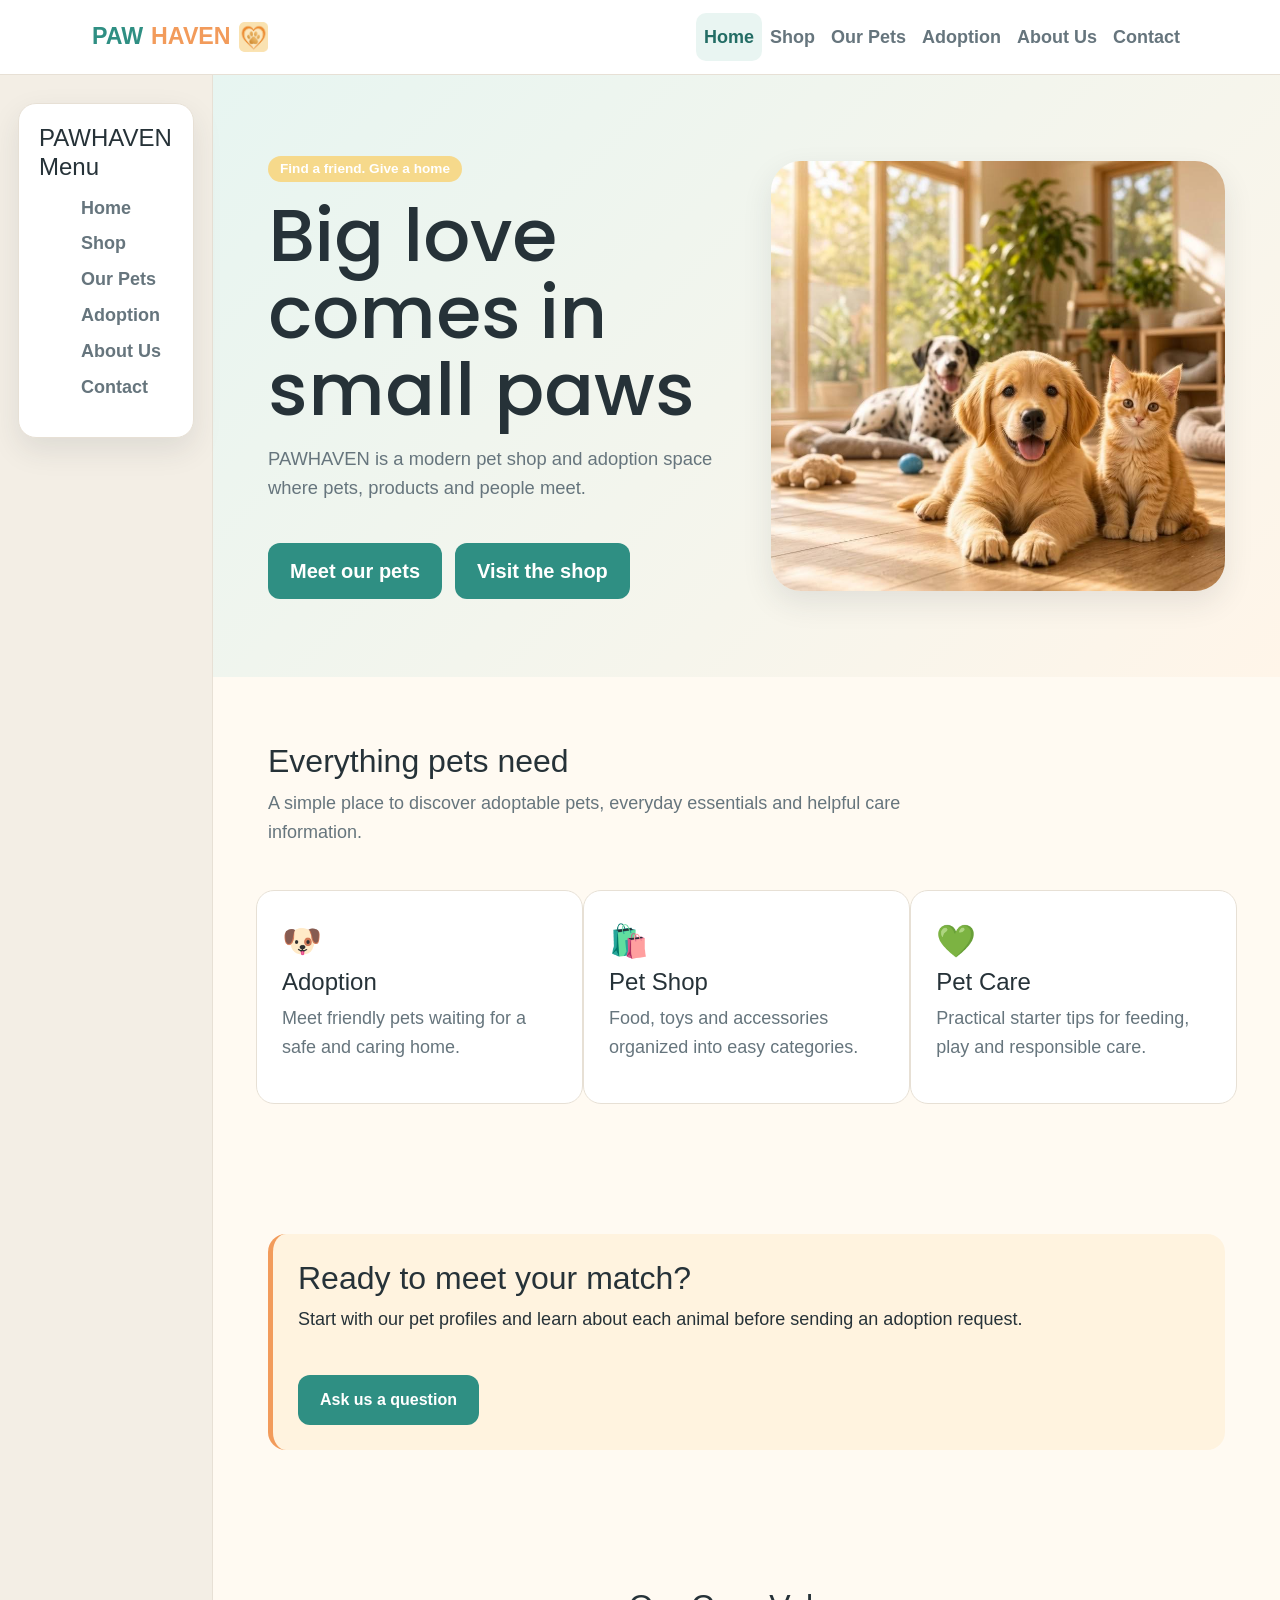
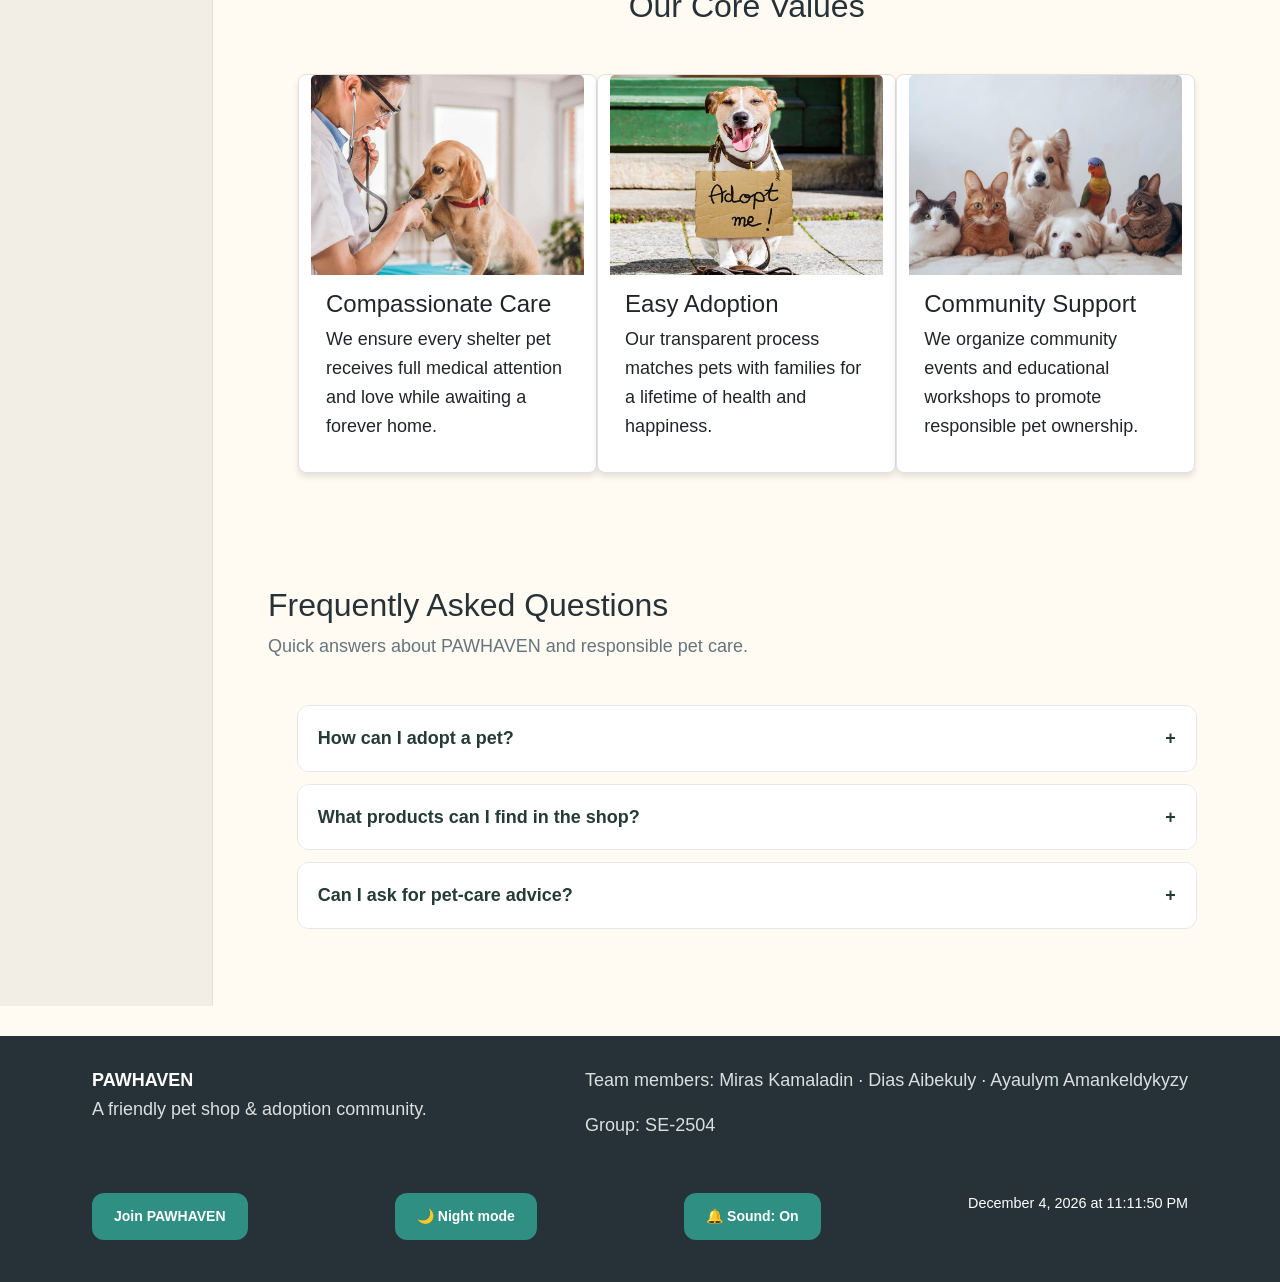
<file: index.html>
<!DOCTYPE html>

<html lang="en">
<head>
<!-- PAWHAVEN Team: Miras Kamaladin, Ayaulym Amankeldykyzy, Dias Aibekuly -->
<meta charset="utf-8"/>
<meta content="width=device-width, initial-scale=1.0" name="viewport"/>
<title>PAWHAVEN | Home</title>
<link href="https://cdn.jsdelivr.net/npm/bootstrap@5.3.3/dist/css/bootstrap.min.css" rel="stylesheet">
<link href="css/style.css" rel="stylesheet"/>
<link href="https://fonts.googleapis.com" rel="preconnect"/>
<link crossorigin="" href="https://fonts.gstatic.com" rel="preconnect"/>
<link href="https://fonts.googleapis.com/css2?family=Poppins:wght@400;500;600;700&amp;display=swap" rel="stylesheet"/>
<link href="https://fonts.googleapis.com/css2?family=Montserrat:ital,wght@0,100..900;1,100..900&amp;family=Poppins:ital,wght@0,100;0,200;0,300;0,400;0,500;0,600;0,700;0,800;0,900;1,100;1,200;1,300;1,400;1,500;1,600;1,700;1,800;1,900&amp;display=swap" rel="stylesheet"/>
</head>

<body>

<div class="site-layout">

    <header class="site-header">
        <nav class="navbar navbar-expand-lg bg-white navbar-light">
            <div class="container">
                <a class="navbar-brand logo" href="index.html">
                    PAW<span>HAVEN</span>
                    <img class="logo-img img-fluid" src="images/logo.png" alt="PAWHAVEN logo" width="40" height="40">
                </a>
                <button class="navbar-toggler" type="button" data-bs-toggle="collapse" data-bs-target="#mainNavbar"
                        aria-controls="mainNavbar" aria-expanded="false" aria-label="Toggle navigation">
                    <span class="navbar-toggler-icon"></span>
                </button>
                <div class="collapse navbar-collapse" id="mainNavbar">
                    <ul class="navbar-nav ms-auto mb-2 mb-lg-0">
                        <li class="nav-item"><a class="nav-link active" href="index.html">Home</a></li>
                        <li class="nav-item"><a class="nav-link " href="shop.html">Shop</a></li>
                        <li class="nav-item"><a class="nav-link " href="pets.html">Our Pets</a></li>
                        <li class="nav-item"><a class="nav-link " href="adoption.html">Adoption</a></li>
                        <li class="nav-item"><a class="nav-link " href="about.html">About Us</a></li>
                        <li class="nav-item"><a class="nav-link " href="contact.html">Contact</a></li>
                    </ul>
                </div>
            </div>
        </nav>
    </header>

    <div class="row g-0">

    <aside class="sidebar col-12 col-lg-3 col-xl-2">
        <div class="sidebar-box">
            <h3>PAWHAVEN Menu</h3>

            <ul class="sidebar-links">
                <li><a href="index.html">Home</a></li>
                <li><a href="shop.html">Shop</a></li>
                <li><a href="pets.html">Our Pets</a></li>
                <li><a href="adoption.html">Adoption</a></li>
                <li><a href="about.html">About Us</a></li>
                <li><a href="contact.html">Contact</a></li>
            </ul>
        </div>
    </aside>

    <main class="col-12 col-lg-9 col-xl-10">

        <section class="hero">
            <div class="container"><div class="row align-items-center g-5">

                <div class="hero-content col-12 col-lg-6">
                    <span class="badge">
                        Find a friend. Give a home
                    </span>

                    <h1 class="hero-title">
                        Big love comes in small paws
                    </h1>

                    <p>
                        PAWHAVEN is a modern pet shop and adoption space
                        where pets, products and people meet.
                    </p>

                    <div class="hero-buttons">
                        <a class="btn btn-primary btn-lg" href="pets.html">
                            Meet our pets
                        </a>

                        <a class="btn btn-warning btn-lg ms-lg-2" href="shop.html">
                            Visit the shop
                        </a>
                    </div>
                </div>

                <div class="hero-image col-12 col-lg-6">
                    <img alt="Happy dog illustration" class="hero-img img-fluid" src="images/hero.jpg"/>
                </div>

            </div>
            </div>
        </section>


        <section class="section">
            <div class="container">

                <div class="section-head">
                    <div>
                        <h2>
                            Everything pets need
                        </h2>

                        <p class="section-intro">
                            A simple place to discover adoptable pets,
                            everyday essentials and helpful care information.
                        </p>
                    </div>
                </div>

                <div class="row g-4">

                    <article class="icon-card col-12 col-md-6 col-lg-4">
                        <div class="icon">
                            🐶
                        </div>

                        <h3>
                            Adoption
                        </h3>

                        <p class="muted">
                            Meet friendly pets waiting for a safe
                            and caring home.
                        </p>
                    </article>

                    <article class="icon-card col-12 col-md-6 col-lg-4">
                        <div class="icon">
                            🛍️
                        </div>

                        <h3>
                            Pet Shop
                        </h3>

                        <p class="muted">
                            Food, toys and accessories organized
                            into easy categories.
                        </p>
                    </article>

                    <article class="icon-card col-12 col-md-6 col-lg-4">
                        <div class="icon">
                            💚
                        </div>

                        <h3>
                            Pet Care
                        </h3>

                        <p class="muted">
                            Practical starter tips for feeding,
                            play and responsible care.
                        </p>
                    </article>

                </div>
            </div>
        </section>

        <section class="section">
            <div class="container">

                <div class="callout">
                    <h2>
                        Ready to meet your match?
                    </h2>

                    <p>
                        Start with our pet profiles and learn about
                        each animal before sending an adoption request.
                    </p>

                    <a class="btn btn-primary" href="contact.html">
                        Ask us a question
                    </a>
                </div>

            </div>
        </section>
        <section class="section py-5">
            <h2 class="text-center my-4">Our Core Values</h2>

            <div class="container row g-4 mx-auto justify-content-center">
                <div class="pure-card card h-100 col-12 col-md-6 col-lg-4">
                    <img class="card-img-top img-fluid" src="images/ajnj1.jpg" alt="Pet Care">
                    <div class="pure-card-body card-body">
                        <h3>Compassionate Care</h3>
                        <p>We ensure every shelter pet receives full medical attention and love while awaiting a forever home.</p>
                    </div>
                </div>

                <div class="pure-card card h-100 col-12 col-md-6 col-lg-4">
                    <img class="card-img-top img-fluid" src="images/ajnj2.jpg" alt="Adoption">
                    <div class="pure-card-body card-body">
                        <h3>Easy Adoption</h3>
                        <p>Our transparent process matches pets with families for a lifetime of health and happiness.</p>
                    </div>
                </div>

                <div class="pure-card card h-100 col-12 col-md-6 col-lg-4">
                    <img class="card-img-top img-fluid" src="images/ajnj3.jpg" alt="Community">
                    <div class="pure-card-body card-body">
                        <h3>Community Support</h3>
                        <p>We organize community events and educational workshops to promote responsible pet ownership.</p>
                    </div>
                </div>
            </div>
        </section>


        <section class="section faq-section" id="faq" aria-labelledby="faq-heading">
          <div class="container" id="faq-container"></div>
        </section>

    </main>

    </div>

    <footer class="site-footer">
        <div class="container footer-grid">

            <div>
                <strong>
                    PAWHAVEN
                </strong>

                <p>
                    A friendly pet shop & adoption community.
                </p>
            </div>

            <div>
                <p>
                    Team members:
                    Miras Kamaladin ·
                    Dias Aibekuly ·
                    Ayaulym Amankeldykyzy
                </p>

                <p>
                    Group: SE-2504
                </p>
            </div>

        </div>
        <div class="js-tools container">
          <div class="js-tool-row">
            <button class="btn btn-outline-light btn-sm" id="open-signup" type="button">Join PAWHAVEN</button>
            <button class="btn btn-outline-light btn-sm" id="theme-toggle" type="button" aria-pressed="false">🌙 Night mode</button>
            <button class="btn btn-outline-light btn-sm" id="sound-toggle" type="button" aria-pressed="true">🔔 Sound: On</button>
            <span class="live-clock" id="live-clock" aria-live="polite">Loading date and time…</span>
          </div>
        </div>
    </footer>

</div>

    <script src="https://cdn.jsdelivr.net/npm/bootstrap@5.3.3/dist/js/bootstrap.bundle.min.js"></script>

    <script src="js/main.js"></script>
</body>
</html>
</file>
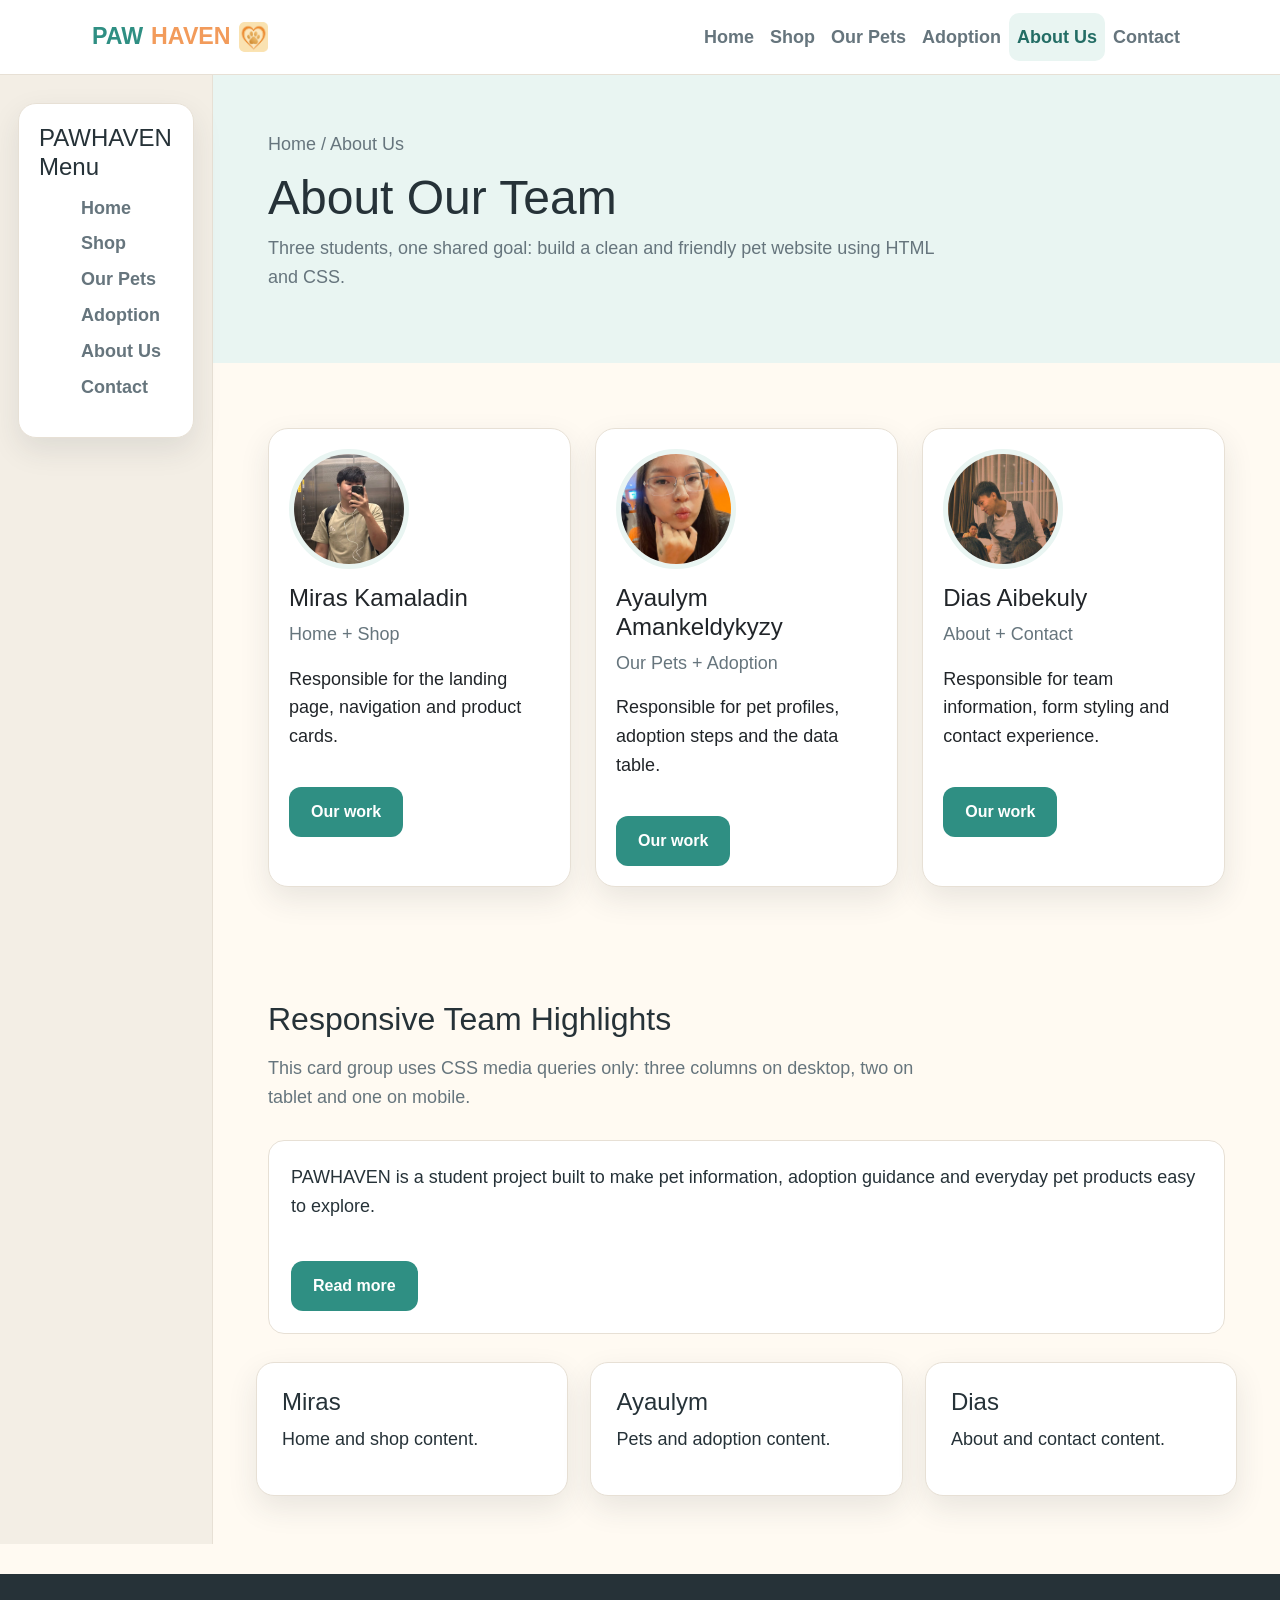
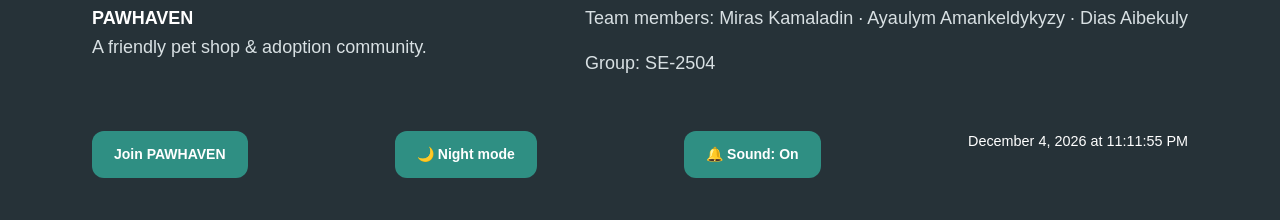
<file: about.html>
<!DOCTYPE html>
<html lang="en">
<head>
    <!-- PAWHAVEN Team: Miras Kamaladin, Ayaulym Amankeldykyzy, Dias Aibekuly -->
    <meta charset="utf-8">
    <meta content="width=device-width, initial-scale=1.0" name="viewport">
    <title>PAWHAVEN | About Our Team</title>

        <link href="https://cdn.jsdelivr.net/npm/bootstrap@5.3.3/dist/css/bootstrap.min.css" rel="stylesheet">
    <link href="css/style.css" rel="stylesheet">
    <link href="https://fonts.googleapis.com" rel="preconnect">
    <link crossorigin="" href="https://fonts.gstatic.com" rel="preconnect">
    <link href="https://fonts.googleapis.com/css2?family=Poppins:wght@400;500;600;700&display=swap" rel="stylesheet">
    <link href="https://fonts.googleapis.com/css2?family=Montserrat:ital,wght@0,100..900;1,100..900&family=Poppins:ital,wght@0,100;0,200;0,300;0,400;0,500;0,600;0,700;0,800;0,900;1,100;1,200;1,300;1,400;1,500;1,600;1,700;1,800;1,900&display=swap" rel="stylesheet">
</head>

<body>
    <div class="site-layout">

        <header class="site-header">
        <nav class="navbar navbar-expand-lg bg-white navbar-light">
            <div class="container">
                <a class="navbar-brand logo" href="index.html">
                    PAW<span>HAVEN</span>
                    <img class="logo-img img-fluid" src="images/logo.png" alt="PAWHAVEN logo" width="40" height="40">
                </a>
                <button class="navbar-toggler" type="button" data-bs-toggle="collapse" data-bs-target="#mainNavbar"
                        aria-controls="mainNavbar" aria-expanded="false" aria-label="Toggle navigation">
                    <span class="navbar-toggler-icon"></span>
                </button>
                <div class="collapse navbar-collapse" id="mainNavbar">
                    <ul class="navbar-nav ms-auto mb-2 mb-lg-0">
                        <li class="nav-item"><a class="nav-link " href="index.html">Home</a></li>
                        <li class="nav-item"><a class="nav-link " href="shop.html">Shop</a></li>
                        <li class="nav-item"><a class="nav-link " href="pets.html">Our Pets</a></li>
                        <li class="nav-item"><a class="nav-link " href="adoption.html">Adoption</a></li>
                        <li class="nav-item"><a class="nav-link active" href="about.html">About Us</a></li>
                        <li class="nav-item"><a class="nav-link " href="contact.html">Contact</a></li>
                    </ul>
                </div>
            </div>
        </nav>
    </header>

    <div class="row g-0">

        <aside class="sidebar col-12 col-lg-3 col-xl-2">
            <div class="sidebar-box">
                <h3>PAWHAVEN Menu</h3>

                <ul class="sidebar-links">
                    <li><a href="index.html">Home</a></li>
                    <li><a href="shop.html">Shop</a></li>
                    <li><a href="pets.html">Our Pets</a></li>
                    <li><a href="adoption.html">Adoption</a></li>
                    <li><a href="about.html">About Us</a></li>
                    <li><a href="contact.html">Contact</a></li>
                </ul>
            </div>
        </aside>

        <main class="col-12 col-lg-9 col-xl-10">
            <section class="page-hero">
                <div class="container">
                    <p class="breadcrumb">Home / About Us</p>
                    <h1>About Our Team</h1>
                    <p class="section-intro">Three students, one shared goal: build a clean and friendly pet website using HTML and CSS.</p>
                </div>
            </section>

            <section class="section">
                <div class="container">
                    <div class="row g-4">

                        <article class="col-sm-12 col-md-6 col-lg-4"><div class="card h-100">
                            <div class="card-body">
                                <img alt="Student 1 profile illustration" class="profile-img img-fluid" src="images/person1.jpg">
                                <h3>Miras Kamaladin</h3>
                                <p class="muted">Home + Shop</p>
                                <p>Responsible for the landing page, navigation and product cards.</p>
                                <a class="btn btn-outline-primary" href="contact.html">Our work</a>
                            </div>
                        </article>

                        <article class="col-sm-12 col-md-6 col-lg-4"><div class="card h-100">
                            <div class="card-body">
                                <img alt="Student 2 profile illustration" class="profile-img img-fluid" src="images/person3.jpg">
                                <h3>Ayaulym Amankeldykyzy</h3>
                                <p class="muted">Our Pets + Adoption</p>
                                <p>Responsible for pet profiles, adoption steps and the data table.</p>
                                <a class="btn btn-outline-primary" href="contact.html">Our work</a>
                            </div>
                        </article>

                        <article class="col-sm-12 col-md-6 col-lg-4"><div class="card h-100">
                            <div class="card-body">
                                <img alt="Student 3 profile illustration" class="profile-img img-fluid" src="images/person2.jpg">
                                <h3>Dias Aibekuly</h3>
                                <p class="muted">About + Contact</p>
                                <p>Responsible for team information, form styling and contact experience.</p>
                                <a class="btn btn-outline-primary" href="contact.html">Our work</a>
                            </div>
                        </article>

                    </div>
                </div>
            </section>

            <section class="section py-5">
                <div class="container">
                    <h2 class="mb-3">Responsive Team Highlights</h2>
                    <p class="section-intro mb-4">This card group uses CSS media queries only: three columns on desktop, two on tablet and one on mobile.</p>
                    <div class="team-story-block">
                        <p id="team-story-short">PAWHAVEN is a student project built to make pet information, adoption guidance and everyday pet products easy to explore.</p>
                        <p id="team-story-extra" hidden>Our team combines a responsive multi-page layout with JavaScript interactions. We focus on clear navigation, accessible controls and a friendly experience for pet owners and future adopters.</p>
                        <button class="btn btn-primary" id="read-more-team" type="button" aria-expanded="false" aria-controls="team-story-extra">Read more</button>
                    </div>
                    <div class="responsive-card-group row g-4">
                        <article class="responsive-card col-12 col-md-6 col-lg-4">
                            <h3>Miras</h3>
                            <p>Home and shop content.</p>
                        </article>
                        <article class="responsive-card col-12 col-md-6 col-lg-4">
                            <h3>Ayaulym</h3>
                            <p>Pets and adoption content.</p>
                        </article>
                        <article class="responsive-card col-12 col-md-6 col-lg-4">
                            <h3>Dias</h3>
                            <p>About and contact content.</p>
                        </article>
                    </div>
                </div>
            </section>
        </main>

    </div>

        <footer class="site-footer">
            <div class="container footer-grid">
                <div>
                    <strong>PAWHAVEN</strong>
                    <p>A friendly pet shop & adoption community.</p>
                </div>

                <div>
                    <p>Team members: Miras Kamaladin · Ayaulym Amankeldykyzy · Dias Aibekuly</p>
                    <p>Group: SE-2504</p>
                </div>
            </div>
            <div class="js-tools container">
          <div class="js-tool-row">
            <button class="btn btn-outline-light btn-sm" id="open-signup" type="button">Join PAWHAVEN</button>
            <button class="btn btn-outline-light btn-sm" id="theme-toggle" type="button" aria-pressed="false">🌙 Night mode</button>
            <button class="btn btn-outline-light btn-sm" id="sound-toggle" type="button" aria-pressed="true">🔔 Sound: On</button>
            <span class="live-clock" id="live-clock" aria-live="polite">Loading date and time…</span>
          </div>
        </div>
    </footer>

    </div>
    <script src="https://cdn.jsdelivr.net/npm/bootstrap@5.3.3/dist/js/bootstrap.bundle.min.js"></script>

    <script src="js/main.js"></script>
</body>
</html>
</file>
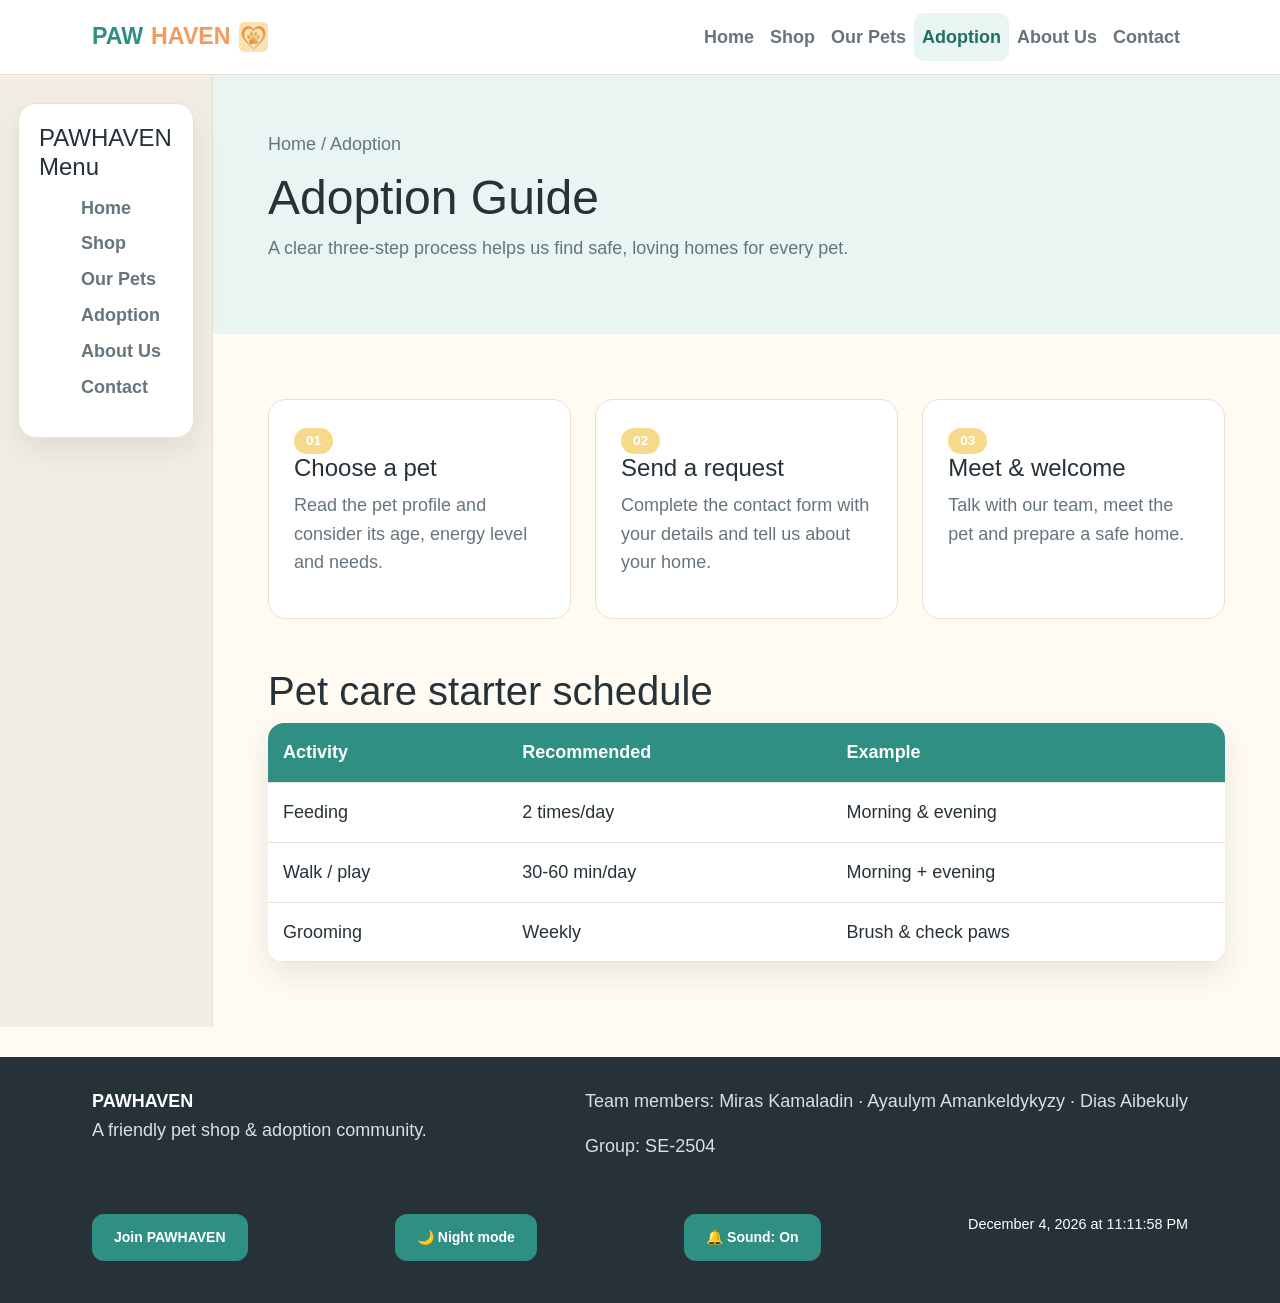
<file: adoption.html>
<!DOCTYPE html>

<html lang="en">
<head>
<!-- PAWHAVEN Team: Miras Kamaladin, Ayaulym Amankeldykyzy, Dias Aibekuly -->
<meta charset="utf-8"/>
<meta content="width=device-width, initial-scale=1.0" name="viewport"/>
<title>PAWHAVEN | Adoption Guide</title>
<link href="https://cdn.jsdelivr.net/npm/bootstrap@5.3.3/dist/css/bootstrap.min.css" rel="stylesheet">
<link href="css/style.css" rel="stylesheet"/>
<link href="https://fonts.googleapis.com" rel="preconnect"/>
<link crossorigin="" href="https://fonts.gstatic.com" rel="preconnect"/>
<link href="https://fonts.googleapis.com/css2?family=Poppins:wght@400;500;600;700&amp;display=swap" rel="stylesheet"/>
<link href="https://fonts.googleapis.com/css2?family=Montserrat:ital,wght@0,100..900;1,100..900&amp;family=Poppins:ital,wght@0,100;0,200;0,300;0,400;0,500;0,600;0,700;0,800;0,900;1,100;1,200;1,300;1,400;1,500;1,600;1,700;1,800;1,900&amp;display=swap" rel="stylesheet"/>
</head>

<body>

<div class="site-layout">

    <header class="site-header">
        <nav class="navbar navbar-expand-lg bg-white navbar-light">
            <div class="container">
                <a class="navbar-brand logo" href="index.html">
                    PAW<span>HAVEN</span>
                    <img class="logo-img img-fluid" src="images/logo.png" alt="PAWHAVEN logo" width="40" height="40">
                </a>
                <button class="navbar-toggler" type="button" data-bs-toggle="collapse" data-bs-target="#mainNavbar"
                        aria-controls="mainNavbar" aria-expanded="false" aria-label="Toggle navigation">
                    <span class="navbar-toggler-icon"></span>
                </button>
                <div class="collapse navbar-collapse" id="mainNavbar">
                    <ul class="navbar-nav ms-auto mb-2 mb-lg-0">
                        <li class="nav-item"><a class="nav-link " href="index.html">Home</a></li>
                        <li class="nav-item"><a class="nav-link " href="shop.html">Shop</a></li>
                        <li class="nav-item"><a class="nav-link " href="pets.html">Our Pets</a></li>
                        <li class="nav-item"><a class="nav-link active" href="adoption.html">Adoption</a></li>
                        <li class="nav-item"><a class="nav-link " href="about.html">About Us</a></li>
                        <li class="nav-item"><a class="nav-link " href="contact.html">Contact</a></li>
                    </ul>
                </div>
            </div>
        </nav>
    </header>

    <div class="row g-0">

    <aside class="sidebar col-12 col-lg-3 col-xl-2">
        <div class="sidebar-box">
            <h3>PAWHAVEN Menu</h3>

            <ul class="sidebar-links">
                <li><a href="index.html">Home</a></li>
                <li><a href="shop.html">Shop</a></li>
                <li><a href="pets.html">Our Pets</a></li>
                <li><a href="adoption.html">Adoption</a></li>
                <li><a href="about.html">About Us</a></li>
                <li><a href="contact.html">Contact</a></li>
            </ul>
        </div>
    </aside>

    <main class="col-12 col-lg-9 col-xl-10">

        <section class="page-hero">
            <div class="container">
                <p class="breadcrumb">Home / Adoption</p>
                <h1>Adoption Guide</h1>
                <p class="section-intro">A clear three-step process helps us find safe, loving homes for every pet.</p>
            </div>
        </section>

        <section class="section">
            <div class="container">

                <div class="row g-4">

                    <article class="col-sm-12 col-md-6 col-lg-4"><div class="icon-card h-100">
                        <span class="badge">01</span>
                        <h3>Choose a pet</h3>
                        <p class="muted">Read the pet profile and consider its age, energy level and needs.</p>
                    </div></article>

                    <article class="col-sm-12 col-md-6 col-lg-4"><div class="icon-card h-100">
                        <span class="badge">02</span>
                        <h3>Send a request</h3>
                        <p class="muted">Complete the contact form with your details and tell us about your home.</p>
                    </div></article>

                    <article class="col-sm-12 col-md-6 col-lg-4"><div class="icon-card h-100">
                        <span class="badge">03</span>
                        <h3>Meet & welcome</h3>
                        <p class="muted">Talk with our team, meet the pet and prepare a safe home.</p>
                    </div></article>

                </div>

                <div class="care-schedule mt-5">
                    <h1>Pet care starter schedule</h1>

                    <table>
                        <tr>
                            <th>Activity</th>
                            <th>Recommended</th>
                            <th>Example</th>
                        </tr>

                        <tr>
                            <td>Feeding</td>
                            <td>2 times/day</td>
                            <td>Morning & evening</td>
                        </tr>

                        <tr>
                            <td>Walk / play</td>
                            <td>30-60 min/day</td>
                            <td>Morning + evening</td>
                        </tr>

                        <tr>
                            <td>Grooming</td>
                            <td>Weekly</td>
                            <td>Brush & check paws</td>
                        </tr>
                    </table>
                </div>

            </div>
        </section>

    </main>

    </div>

    <footer class="site-footer">
        <div class="container footer-grid">

            <div>
                <strong>PAWHAVEN</strong>
                <p>A friendly pet shop & adoption community.</p>
            </div>

            <div>
                <p>Team members: Miras Kamaladin · Ayaulym Amankeldykyzy · Dias Aibekuly</p>
                <p>Group: SE-2504</p>
            </div>

        </div>
        <div class="js-tools container">
          <div class="js-tool-row">
            <button class="btn btn-outline-light btn-sm" id="open-signup" type="button">Join PAWHAVEN</button>
            <button class="btn btn-outline-light btn-sm" id="theme-toggle" type="button" aria-pressed="false">🌙 Night mode</button>
            <button class="btn btn-outline-light btn-sm" id="sound-toggle" type="button" aria-pressed="true">🔔 Sound: On</button>
            <span class="live-clock" id="live-clock" aria-live="polite">Loading date and time…</span>
          </div>
        </div>
    </footer>

</div>

    <script src="https://cdn.jsdelivr.net/npm/bootstrap@5.3.3/dist/js/bootstrap.bundle.min.js"></script>

    <script src="js/main.js"></script>
</body>
</html>
</file>
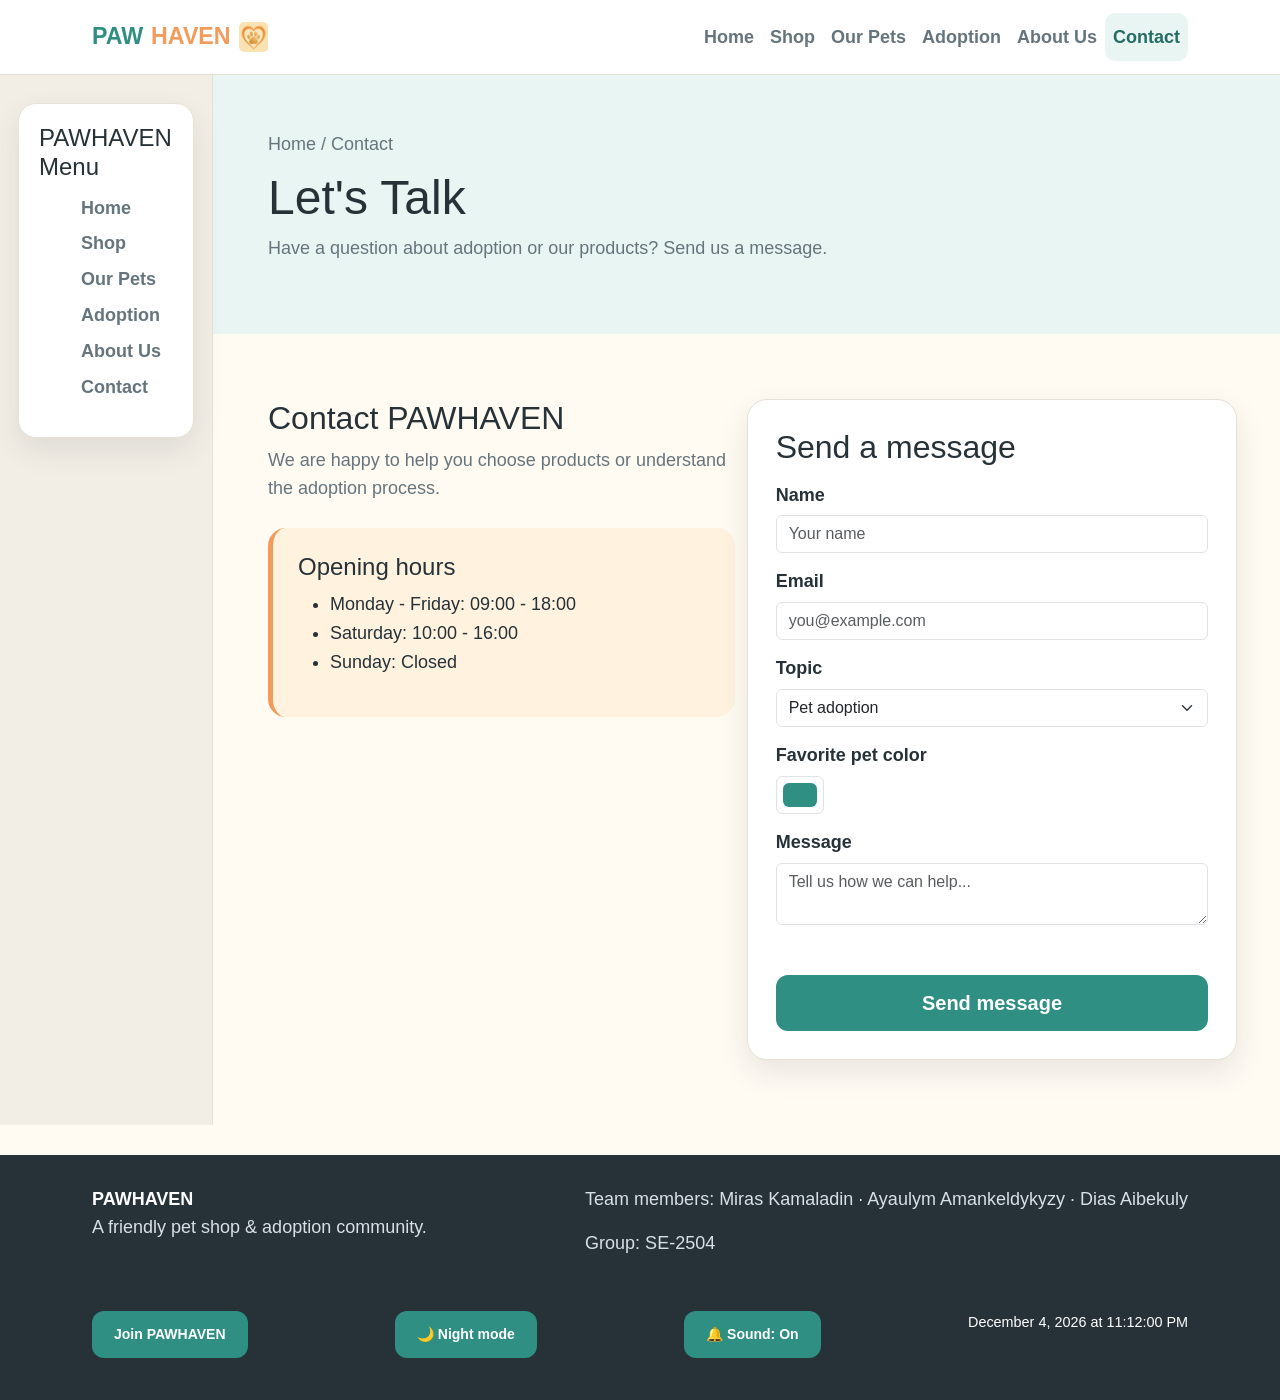
<file: contact.html>
<!DOCTYPE html>

<html lang="en">
<head>
<!-- PAWHAVEN Team: Miras Kamaladin, Ayaulym Amankeldykyzy, Dias Aibekuly -->
<meta charset="utf-8"/>
<meta content="width=device-width, initial-scale=1.0" name="viewport"/>
<title>PAWHAVEN | Contact</title>
<link href="https://cdn.jsdelivr.net/npm/bootstrap@5.3.3/dist/css/bootstrap.min.css" rel="stylesheet">
<link href="css/style.css" rel="stylesheet"/>
<link href="https://fonts.googleapis.com" rel="preconnect"/>
<link crossorigin="" href="https://fonts.gstatic.com" rel="preconnect"/>
<link href="https://fonts.googleapis.com/css2?family=Montserrat:ital,wght@0,100..900;1,100..900&amp;family=Poppins:ital,wght@0,100..900;1,100..900&amp;display=swap" rel="stylesheet"/>
</head>

<body>

<div class="site-layout">

    <header class="site-header">
        <nav class="navbar navbar-expand-lg bg-white navbar-light">
            <div class="container">
                <a class="navbar-brand logo" href="index.html">
                    PAW<span>HAVEN</span>
                    <img class="logo-img img-fluid" src="images/logo.png" alt="PAWHAVEN logo" width="40" height="40">
                </a>
                <button class="navbar-toggler" type="button" data-bs-toggle="collapse" data-bs-target="#mainNavbar"
                        aria-controls="mainNavbar" aria-expanded="false" aria-label="Toggle navigation">
                    <span class="navbar-toggler-icon"></span>
                </button>
                <div class="collapse navbar-collapse" id="mainNavbar">
                    <ul class="navbar-nav ms-auto mb-2 mb-lg-0">
                        <li class="nav-item"><a class="nav-link " href="index.html">Home</a></li>
                        <li class="nav-item"><a class="nav-link " href="shop.html">Shop</a></li>
                        <li class="nav-item"><a class="nav-link " href="pets.html">Our Pets</a></li>
                        <li class="nav-item"><a class="nav-link " href="adoption.html">Adoption</a></li>
                        <li class="nav-item"><a class="nav-link " href="about.html">About Us</a></li>
                        <li class="nav-item"><a class="nav-link active" href="contact.html">Contact</a></li>
                    </ul>
                </div>
            </div>
        </nav>
    </header>

    <div class="row g-0">

    <aside class="sidebar col-12 col-lg-3 col-xl-2">
        <div class="sidebar-box">
            <h3>PAWHAVEN Menu</h3>

            <ul class="sidebar-links">
                <li><a href="index.html">Home</a></li>
                <li><a href="shop.html">Shop</a></li>
                <li><a href="pets.html">Our Pets</a></li>
                <li><a href="adoption.html">Adoption</a></li>
                <li><a href="about.html">About Us</a></li>
                <li><a href="contact.html">Contact</a></li>
            </ul>
        </div>
    </aside>

    <main class="col-12 col-lg-9 col-xl-10">

        <section class="page-hero">
            <div class="container">
                <p class="breadcrumb">Home / Contact</p>
                <h1>Let's Talk</h1>
                <p class="section-intro">Have a question about adoption or our products? Send us a message.</p>
            </div>
        </section>

        <section class="section">
            <div class="container"><div class="row g-4 align-items-start">

                <div class="col-lg-6">
                    <h2>Contact PAWHAVEN</h2>
                    <p class="muted">We are happy to help you choose products or understand the adoption process.</p>

                    <div class="callout contact-hours">
                        <h3>Opening hours</h3>

                        <ul>
                            <li>Monday - Friday: 09:00 - 18:00</li>
                            <li>Saturday: 10:00 - 16:00</li>
                            <li>Sunday: Closed</li>
                        </ul>
                    </div>
                </div>

                <form class="form-card col-lg-6" id="contact-form" novalidate>
                    <h2>Send a message</h2>

                    <label for="name">Name</label>
                    <input class="form-control" id="name" placeholder="Your name" required="" type="text"/>

                    <label for="email">Email</label>
                    <input class="form-control" id="email" placeholder="you@example.com" required="" type="email"/>

                    <label for="topic">Topic</label>
                    <select class="form-select" id="topic">
                        <option>Pet adoption</option>
                        <option>Pet products</option>
                        <option>General question</option>
                    </select>

                    <label for="color">Favorite pet color</label>
                    <input class="form-control form-control-color" id="color" type="color" value="#2f8f83"/>

                    <label for="message">Message</label>
                    <textarea class="form-control" id="message" placeholder="Tell us how we can help..." required=""></textarea>

                    <p class="form-feedback contact-feedback" id="contact-feedback" role="status" aria-live="polite"></p>
                    <button class="btn btn-primary btn-lg w-100 mt-3" type="submit">Send message</button>
                </form>
            </div></div>
        </section>

    </main>

    </div>

    <footer class="site-footer">
        <div class="container footer-grid">

            <div>
                <strong>PAWHAVEN</strong>
                <p>A friendly pet shop & adoption community.</p>
            </div>

            <div>
                <p>Team members: Miras Kamaladin · Ayaulym Amankeldykyzy · Dias Aibekuly</p>
                <p>Group: SE-2504</p>
            </div>

        </div>
        <div class="js-tools container">
          <div class="js-tool-row">
            <button class="btn btn-outline-light btn-sm" id="open-signup" type="button">Join PAWHAVEN</button>
            <button class="btn btn-outline-light btn-sm" id="theme-toggle" type="button" aria-pressed="false">🌙 Night mode</button>
            <button class="btn btn-outline-light btn-sm" id="sound-toggle" type="button" aria-pressed="true">🔔 Sound: On</button>
            <span class="live-clock" id="live-clock" aria-live="polite">Loading date and time…</span>
          </div>
        </div>
    </footer>

</div>

    <script src="https://cdn.jsdelivr.net/npm/bootstrap@5.3.3/dist/js/bootstrap.bundle.min.js"></script>

    <script src="js/main.js"></script>
</body>
</html>
</file>
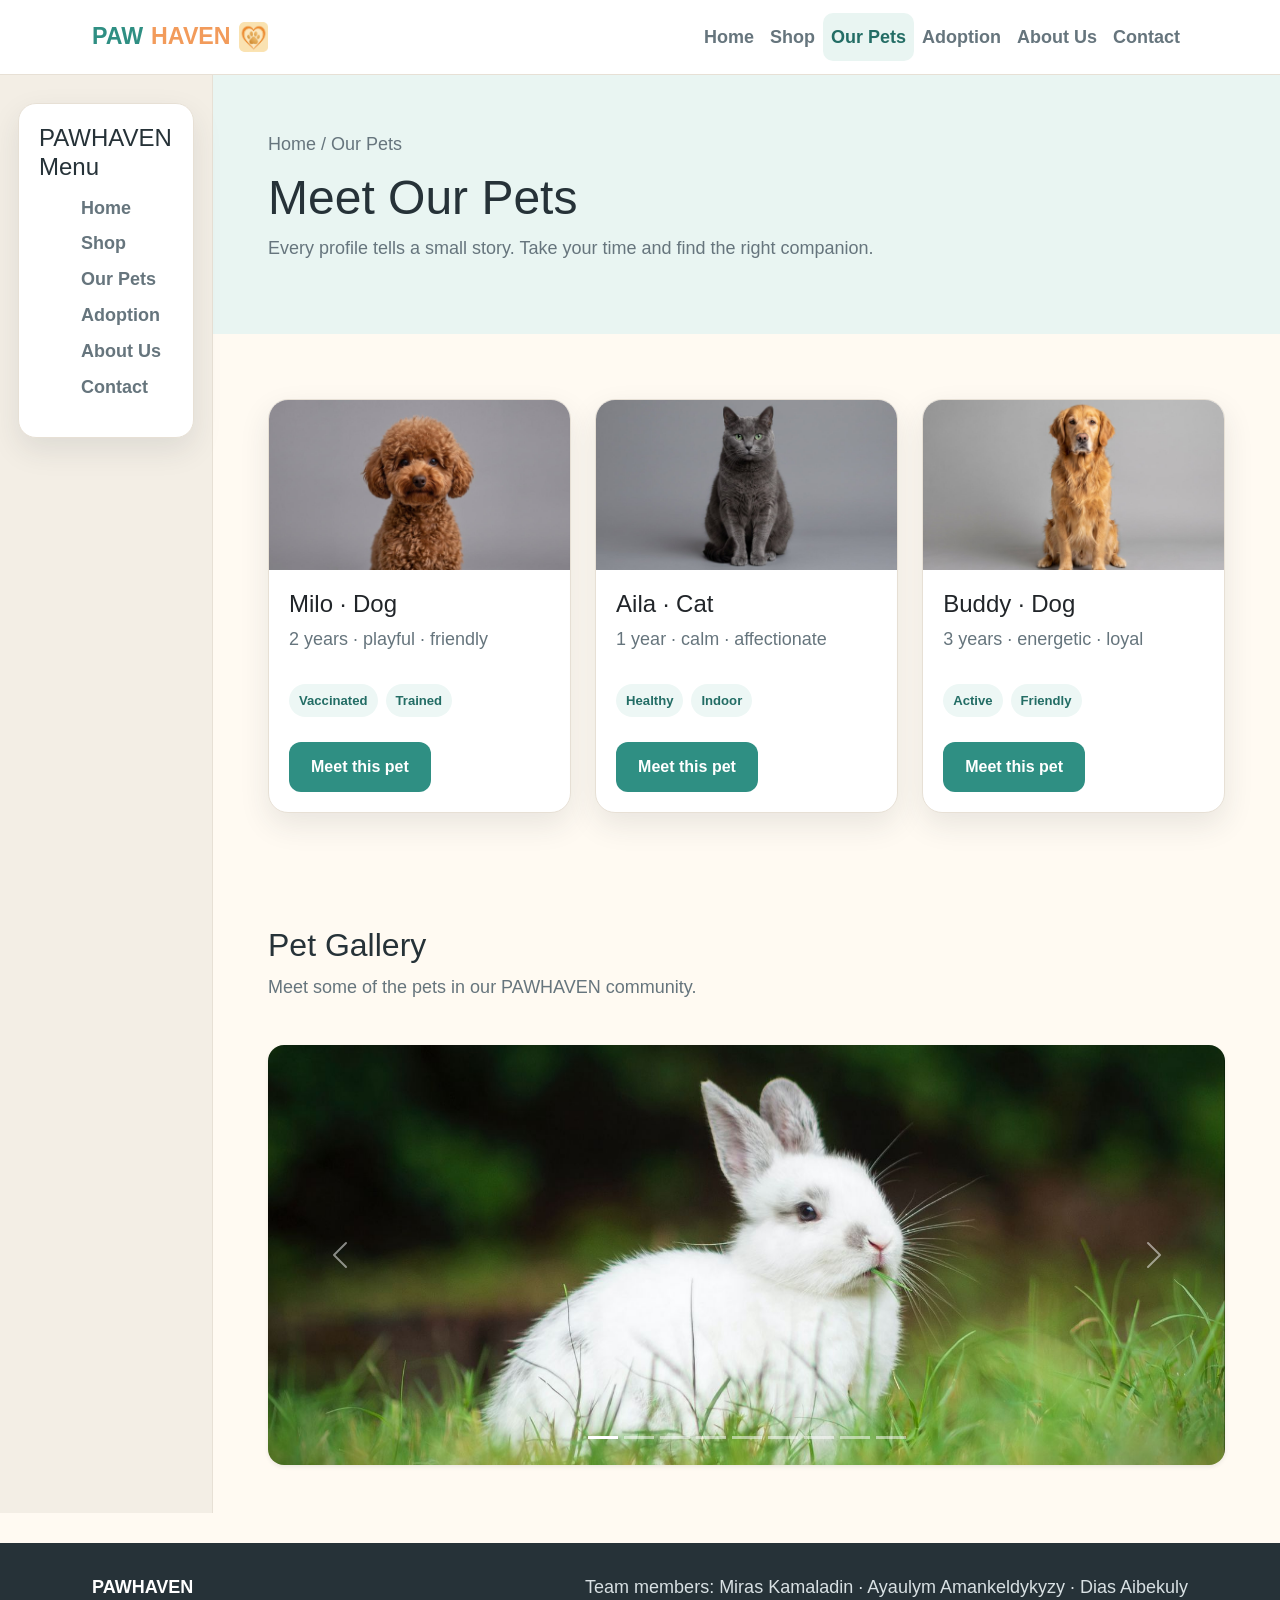
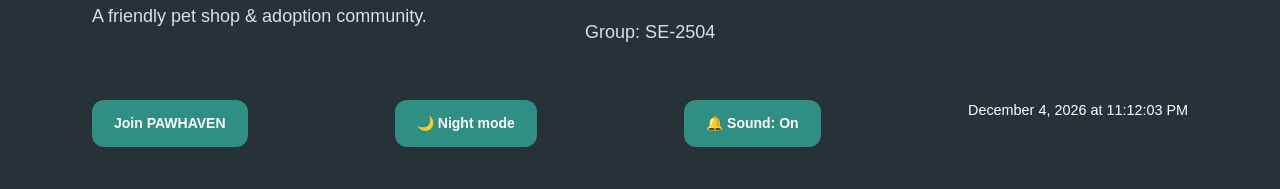
<file: pets.html>
<!DOCTYPE html>

<html lang="en">
<head>
<!-- PAWHAVEN Team: Miras Kamaladin, Ayaulym Amankeldykyzy, Dias Aibekuly -->
<meta charset="utf-8"/>
<meta content="width=device-width, initial-scale=1.0" name="viewport"/>
<title>PAWHAVEN | Meet Our Pets</title>
<link href="https://cdn.jsdelivr.net/npm/bootstrap@5.3.3/dist/css/bootstrap.min.css" rel="stylesheet">
<link href="css/style.css" rel="stylesheet"/>
<link href="https://fonts.googleapis.com" rel="preconnect"/>
<link crossorigin="" href="https://fonts.gstatic.com" rel="preconnect"/>
<link href="https://fonts.googleapis.com/css2?family=Poppins:wght@400;500;600;700&amp;display=swap" rel="stylesheet"/>
<link href="https://fonts.googleapis.com/css2?family=Montserrat:ital,wght@0,100..900;1,100..900&amp;family=Poppins:ital,wght@0,100;0,200;0,300;0,400;0,500;0,600;0,700;0,800;0,900;1,100;1,200;1,300;1,400;1,500;1,600;1,700;1,800;1,900&amp;display=swap" rel="stylesheet"/>
</head>

<body>

<div class="site-layout">

    <header class="site-header">
        <nav class="navbar navbar-expand-lg bg-white navbar-light">
            <div class="container">
                <a class="navbar-brand logo" href="index.html">
                    PAW<span>HAVEN</span>
                    <img class="logo-img img-fluid" src="images/logo.png" alt="PAWHAVEN logo" width="40" height="40">
                </a>
                <button class="navbar-toggler" type="button" data-bs-toggle="collapse" data-bs-target="#mainNavbar"
                        aria-controls="mainNavbar" aria-expanded="false" aria-label="Toggle navigation">
                    <span class="navbar-toggler-icon"></span>
                </button>
                <div class="collapse navbar-collapse" id="mainNavbar">
                    <ul class="navbar-nav ms-auto mb-2 mb-lg-0">
                        <li class="nav-item"><a class="nav-link " href="index.html">Home</a></li>
                        <li class="nav-item"><a class="nav-link " href="shop.html">Shop</a></li>
                        <li class="nav-item"><a class="nav-link active" href="pets.html">Our Pets</a></li>
                        <li class="nav-item"><a class="nav-link " href="adoption.html">Adoption</a></li>
                        <li class="nav-item"><a class="nav-link " href="about.html">About Us</a></li>
                        <li class="nav-item"><a class="nav-link " href="contact.html">Contact</a></li>
                    </ul>
                </div>
            </div>
        </nav>
    </header>

    <div class="row g-0">

    <aside class="sidebar col-12 col-lg-3 col-xl-2">
        <div class="sidebar-box">
            <h3>PAWHAVEN Menu</h3>

            <ul class="sidebar-links">
                <li><a href="index.html">Home</a></li>
                <li><a href="shop.html">Shop</a></li>
                <li><a href="pets.html">Our Pets</a></li>
                <li><a href="adoption.html">Adoption</a></li>
                <li><a href="about.html">About Us</a></li>
                <li><a href="contact.html">Contact</a></li>
            </ul>
        </div>
    </aside>

    <main class="col-12 col-lg-9 col-xl-10">

        <section class="page-hero">
            <div class="container">
                <p class="breadcrumb">Home / Our Pets</p>
                <h1>Meet Our Pets</h1>
                <p class="section-intro">
                    Every profile tells a small story. Take your time and find the right companion.
                </p>
            </div>
        </section>

        <section class="section">
            <div class="container">

                <div class="row g-4">

                    <article class="col-sm-12 col-md-6 col-lg-4"><div class="card h-100">
                        <img class="img-fluid" alt="Milo the dog" src="images/dog.jpg"/>

                        <div class="card-body">
                            <h3>Milo · Dog</h3>
                            <p class="muted">
                                2 years · playful · friendly
                            </p>

                            <div class="pill-list">
                                <span class="pill">Vaccinated</span>
                                <span class="pill">Trained</span>
                            </div>

                            <a class="btn btn-primary" href="adoption.html">Meet this pet</a>
                        </div>
                    </div></article>

                    <article class="col-sm-12 col-md-6 col-lg-4"><div class="card h-100">
                        <img class="img-fluid" alt="Aila the cat" src="images/cat.jpg"/>

                        <div class="card-body">
                            <h3>Aila · Cat</h3>
                            <p class="muted">
                                1 year · calm · affectionate
                            </p>

                            <div class="pill-list">
                                <span class="pill">Healthy</span>
                                <span class="pill">Indoor</span>
                            </div>

                            <a class="btn btn-primary" href="adoption.html">Meet this pet</a>
                        </div>
                    </div></article>

                    <article class="col-sm-12 col-md-6 col-lg-4"><div class="card h-100">
                        <img class="img-fluid" alt="Buddy the dog" src="images/dog2.jpg"/>

                        <div class="card-body">
                            <h3>Buddy · Dog</h3>
                            <p class="muted">
                                3 years · energetic · loyal
                            </p>

                            <div class="pill-list">
                                <span class="pill">Active</span>
                                <span class="pill">Friendly</span>
                            </div>

                            <a class="btn btn-primary" href="adoption.html">Meet this pet</a>
                        </div>
                    </div></article>

                </div>

            </div>
        </section>

        <section class="section py-5">
            <div class="container">
                <div class="section-head">
                    <div>
                        <h2>Pet Gallery</h2>
                        <p class="section-intro">Meet some of the pets in our PAWHAVEN community.</p>
                    </div>
                </div>

                <div id="petCarousel" class="carousel slide shadow-sm rounded-4 overflow-hidden" data-bs-ride="carousel" aria-label="PAWHAVEN pet gallery">
                    <div class="carousel-indicators">
                        <button type="button" data-bs-target="#petCarousel" data-bs-slide-to="0" class="active" aria-current="true" aria-label="Slide 1"></button>
                        <button type="button" data-bs-target="#petCarousel" data-bs-slide-to="1" aria-label="Slide 2"></button>
                        <button type="button" data-bs-target="#petCarousel" data-bs-slide-to="2" aria-label="Slide 3"></button>
                        <button type="button" data-bs-target="#petCarousel" data-bs-slide-to="3" aria-label="Slide 4"></button>
                        <button type="button" data-bs-target="#petCarousel" data-bs-slide-to="4" aria-label="Slide 5"></button>
                        <button type="button" data-bs-target="#petCarousel" data-bs-slide-to="5" aria-label="Slide 6"></button>
                        <button type="button" data-bs-target="#petCarousel" data-bs-slide-to="6" aria-label="Slide 7"></button>
                        <button type="button" data-bs-target="#petCarousel" data-bs-slide-to="7" aria-label="Slide 8"></button>
                        <button type="button" data-bs-target="#petCarousel" data-bs-slide-to="8" aria-label="Slide 9"></button>
                    </div>
                    <div class="carousel-inner">
                        <div class="carousel-item active"><img src="images/card1.jpg" class="d-block w-100 carousel-img" alt="Bunny"></div>
                        <div class="carousel-item"><img src="images/card2.jpg" class="d-block w-100 carousel-img" alt="Max"></div>
                        <div class="carousel-item"><img src="images/card3.jpg" class="d-block w-100 carousel-img" alt="Charlie"></div>
                        <div class="carousel-item"><img src="images/card4.jpg" class="d-block w-100 carousel-img" alt="Rio"></div>
                        <div class="carousel-item"><img src="images/card5.jpg" class="d-block w-100 carousel-img" alt="Milo"></div>
                        <div class="carousel-item"><img src="images/card6.jpg" class="d-block w-100 carousel-img" alt="Tommy"></div>
                        <div class="carousel-item"><img src="images/card7.jpg" class="d-block w-100 carousel-img" alt="Teddy"></div>
                        <div class="carousel-item"><img src="images/card8.jpg" class="d-block w-100 carousel-img" alt="Daisy"></div>
                        <div class="carousel-item"><img src="images/card9.jpg" class="d-block w-100 carousel-img" alt="Blue"></div>
                    </div>
                    <button class="carousel-control-prev" type="button" data-bs-target="#petCarousel" data-bs-slide="prev" aria-label="Previous slide">
                        <span class="carousel-control-prev-icon"></span>
                    </button>
                    <button class="carousel-control-next" type="button" data-bs-target="#petCarousel" data-bs-slide="next" aria-label="Next slide">
                        <span class="carousel-control-next-icon"></span>
                    </button>
                </div>
            </div>
        </section>

    </main>

    </div>

    <footer class="site-footer">
        <div class="container footer-grid">

            <div>
                <strong>PAWHAVEN</strong>
                <p>A friendly pet shop & adoption community.</p>
            </div>

            <div>
                <p>Team members: Miras Kamaladin · Ayaulym Amankeldykyzy · Dias Aibekuly</p>
                <p>Group: SE-2504</p>
            </div>

        </div>
        <div class="js-tools container">
          <div class="js-tool-row">
            <button class="btn btn-outline-light btn-sm" id="open-signup" type="button">Join PAWHAVEN</button>
            <button class="btn btn-outline-light btn-sm" id="theme-toggle" type="button" aria-pressed="false">🌙 Night mode</button>
            <button class="btn btn-outline-light btn-sm" id="sound-toggle" type="button" aria-pressed="true">🔔 Sound: On</button>
            <span class="live-clock" id="live-clock" aria-live="polite">Loading date and time…</span>
          </div>
        </div>
    </footer>

</div>

    <script src="https://cdn.jsdelivr.net/npm/bootstrap@5.3.3/dist/js/bootstrap.bundle.min.js"></script>

    <script src="js/main.js"></script>
</body>
</html>
</file>
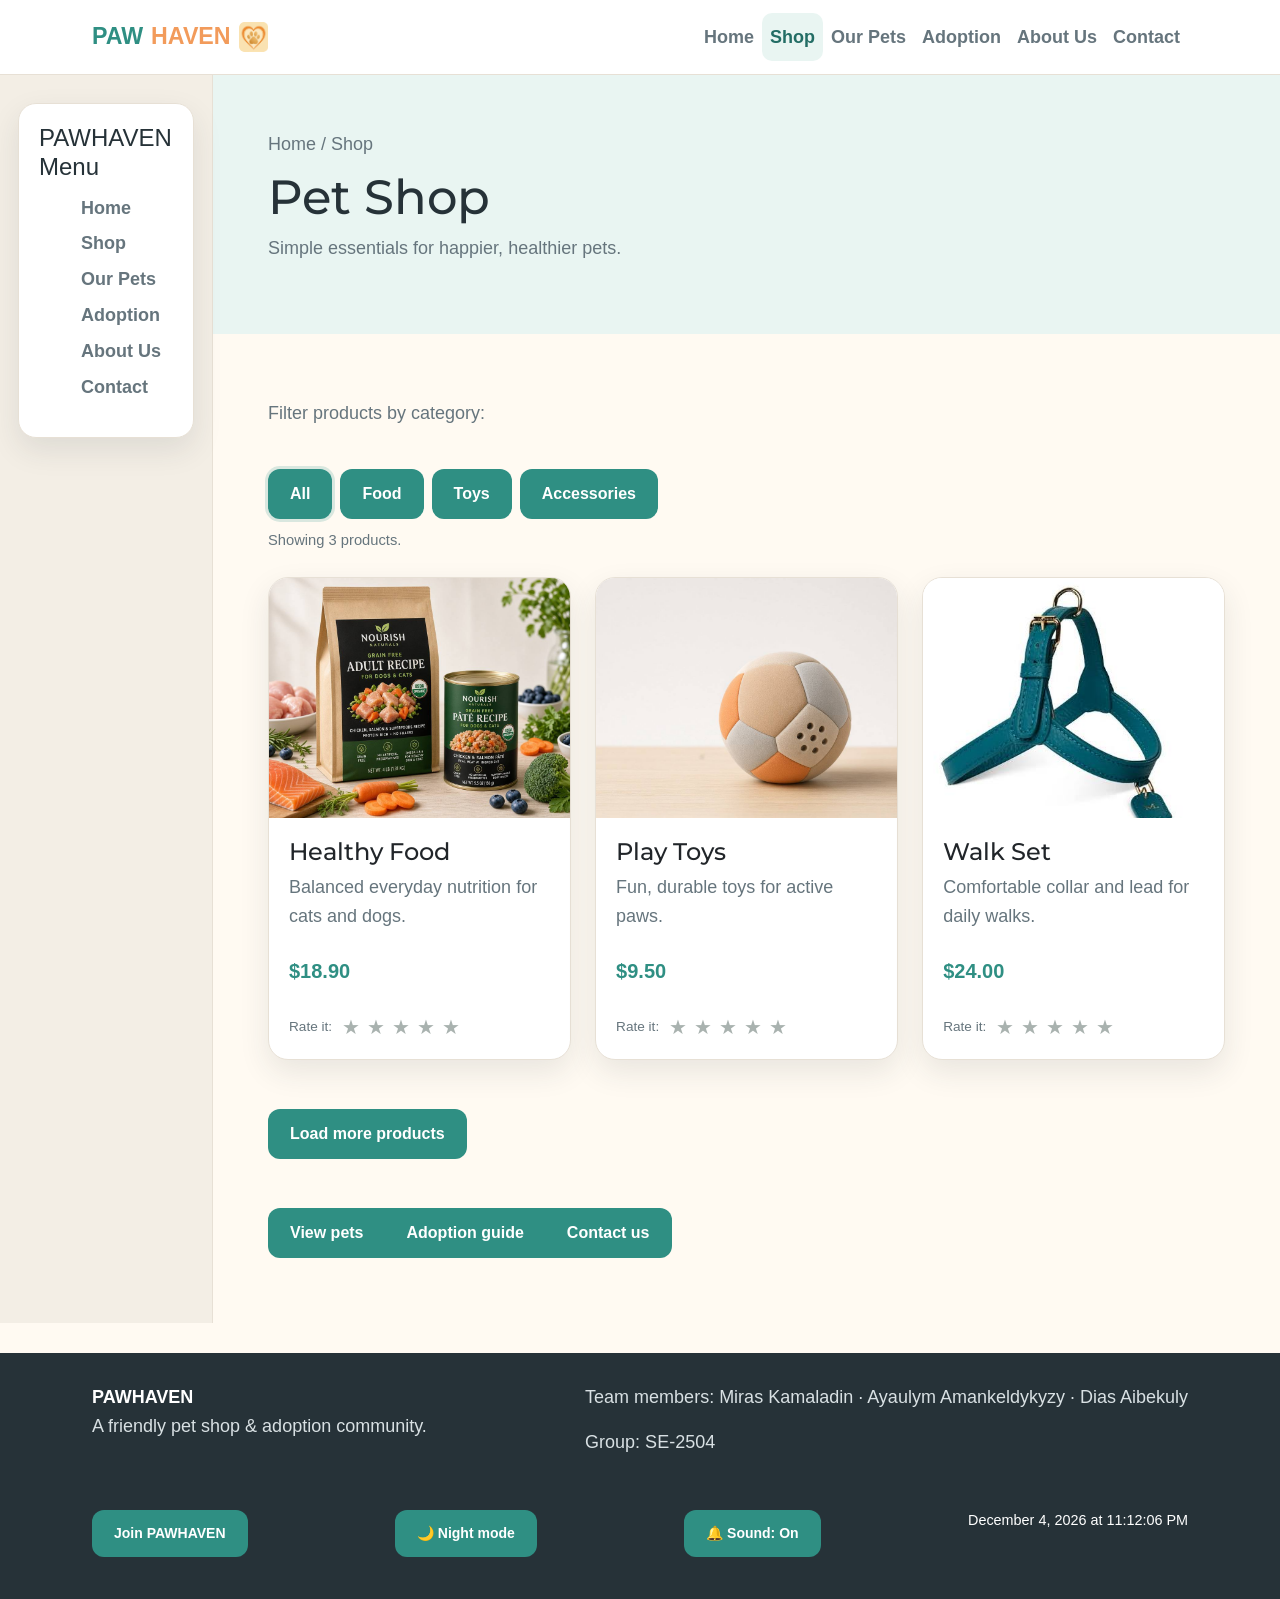
<file: shop.html>
<!DOCTYPE html>
<html lang="en">
<head>
    <!-- PAWHAVEN Team: Miras Kamaladin, Ayaulym Amankeldykyzy, Dias Aibekuly -->
    <meta charset="UTF-8">
    <meta name="viewport" content="width=device-width, initial-scale=1.0">
    <title>PAWHAVEN | Shop</title>
        <link href="https://cdn.jsdelivr.net/npm/bootstrap@5.3.3/dist/css/bootstrap.min.css" rel="stylesheet">
    <link rel="stylesheet" href="css/style.css">
    <link rel="preconnect" href="https://fonts.googleapis.com">
    <link rel="preconnect" href="https://fonts.gstatic.com" crossorigin>
    <link href="https://fonts.googleapis.com/css2?family=Poppins:wght@400;500;600;700&display=swap" rel="stylesheet">
    <link href="https://fonts.googleapis.com/css2?family=Montserrat:ital,wght@0,100..900;1,100..900&family=Poppins:ital,wght@0,100..900;1,100..900&display=swap" rel="stylesheet">
</head>

<body>

<div class="site-layout">

    <header class="site-header">
        <nav class="navbar navbar-expand-lg bg-white navbar-light">
            <div class="container">
                <a class="navbar-brand logo" href="index.html">
                    PAW<span>HAVEN</span>
                    <img class="logo-img img-fluid" src="images/logo.png" alt="PAWHAVEN logo" width="40" height="40">
                </a>
                <button class="navbar-toggler" type="button" data-bs-toggle="collapse" data-bs-target="#mainNavbar"
                        aria-controls="mainNavbar" aria-expanded="false" aria-label="Toggle navigation">
                    <span class="navbar-toggler-icon"></span>
                </button>
                <div class="collapse navbar-collapse" id="mainNavbar">
                    <ul class="navbar-nav ms-auto mb-2 mb-lg-0">
                        <li class="nav-item"><a class="nav-link " href="index.html">Home</a></li>
                        <li class="nav-item"><a class="nav-link active" href="shop.html">Shop</a></li>
                        <li class="nav-item"><a class="nav-link " href="pets.html">Our Pets</a></li>
                        <li class="nav-item"><a class="nav-link " href="adoption.html">Adoption</a></li>
                        <li class="nav-item"><a class="nav-link " href="about.html">About Us</a></li>
                        <li class="nav-item"><a class="nav-link " href="contact.html">Contact</a></li>
                    </ul>
                </div>
            </div>
        </nav>
    </header>

    <div class="row g-0">

    <aside class="sidebar col-12 col-lg-3 col-xl-2">
        <div class="sidebar-box">
            <h3>PAWHAVEN Menu</h3>

            <ul class="sidebar-links">
                <li><a href="index.html">Home</a></li>
                <li><a href="shop.html">Shop</a></li>
                <li><a href="pets.html">Our Pets</a></li>
                <li><a href="adoption.html">Adoption</a></li>
                <li><a href="about.html">About Us</a></li>
                <li><a href="contact.html">Contact</a></li>
            </ul>
        </div>
    </aside>

    <main class="col-12 col-lg-9 col-xl-10">

        <section class="page-hero">
            <div class="container">
                <p class="breadcrumb">Home / Shop</p>
                <h1 class="shop-title">Pet Shop</h1>
                <p class="section-intro">
                    Simple essentials for happier, healthier pets.
                </p>
            </div>
        </section>

        <section class="section">
            <div class="container">

                <div class="shop-controls" aria-label="Product filters">
                    <p class="muted">Filter products by category:</p>
                    <div class="filter-buttons" role="group" aria-label="Filter products">
                        <button class="btn btn-primary shop-filter is-active" type="button" data-filter="all" aria-pressed="true">All</button>
                        <button class="btn btn-outline-primary shop-filter" type="button" data-filter="food" aria-pressed="false">Food</button>
                        <button class="btn btn-outline-primary shop-filter" type="button" data-filter="toys" aria-pressed="false">Toys</button>
                        <button class="btn btn-outline-primary shop-filter" type="button" data-filter="accessories" aria-pressed="false">Accessories</button>
                    </div>
                    <p id="shop-status" class="shop-status" role="status" aria-live="polite">Showing all products.</p>
                </div>

                <div class="row g-4" id="product-grid"></div>

                <div class="shop-more-row">
                    <button class="btn btn-outline-primary" id="load-more-products" type="button">Load more products</button>
                </div>

                <div class="btn-group mt-4" role="group" aria-label="Shop actions">
                    <a href="pets.html" class="btn btn-outline-primary">View pets</a>
                    <a href="adoption.html" class="btn btn-outline-primary">Adoption guide</a>
                    <a href="contact.html" class="btn btn-primary">Contact us</a>
                </div>

            </div>
        </section>

    </main>

    </div>

    <footer class="site-footer">
        <div class="container footer-grid">

            <div>
                <strong>PAWHAVEN</strong>
                <p>A friendly pet shop & adoption community.</p>
            </div>

            <div>
                <p>Team members: Miras Kamaladin · Ayaulym Amankeldykyzy · Dias Aibekuly</p>
                <p>Group: SE-2504</p>
            </div>

        </div>
        <div class="js-tools container">
          <div class="js-tool-row">
            <button class="btn btn-outline-light btn-sm" id="open-signup" type="button">Join PAWHAVEN</button>
            <button class="btn btn-outline-light btn-sm" id="theme-toggle" type="button" aria-pressed="false">🌙 Night mode</button>
            <button class="btn btn-outline-light btn-sm" id="sound-toggle" type="button" aria-pressed="true">🔔 Sound: On</button>
            <span class="live-clock" id="live-clock" aria-live="polite">Loading date and time…</span>
          </div>
        </div>
    </footer>

</div>

    <script src="https://cdn.jsdelivr.net/npm/bootstrap@5.3.3/dist/js/bootstrap.bundle.min.js"></script>

    <script src="js/main.js"></script>
</body>
</html>
</file>
<file: css/style.css>
* {
    box-sizing: border-box;
    margin: 0;
    padding: 0;
}

:root {
    --ink: #263238;
    --muted: #66757d;
    --cream: #fffaf2;
    --white: #fff;
    --teal: #2f8f83;
    --teal-dark: #236d65;
    --orange: #f29b5b;
    --yellow: #f6d98b;
    --line: #e7e0d5;
    --shadow: 0 12px 30px rgba(38, 50, 56, .10);
}

html {
    scroll-behavior: smooth;
}

body {
    font-family: Arial, Helvetica, sans-serif;
    color: var(--ink);
    background: var(--cream);
    line-height: 1.6;
}

a {
    color: inherit;
    text-decoration: none;
    transition: color .2s ease, background .2s ease, transform .2s ease;
}

a:hover {
    color: var(--teal);
}

img {
    width: 100%;
    height: 240px;
    object-fit: cover;
    display: block;
}

label {
    display: block;
    font-weight: 800;
    margin: 14px 0 6px;
}

input,
select,
textarea {
    width: 100%;
    padding: 12px 13px;
    border: 1px solid #cfd8dc;
    border-radius: 10px;
    font: inherit;
    background: #fff;
}

input:focus,
select:focus,
textarea:focus {
    outline: 3px solid #ccebe6;
    border-color: var(--teal);
}

textarea {
    min-height: 140px;
    resize: vertical;
}

table {
    width: 100%;
    border-collapse: collapse;
    background: #fff;
    border-radius: 16px;
    overflow: hidden;
    box-shadow: var(--shadow);
}

th,
td {
    text-align: left;
    padding: 15px;
    border-bottom: 1px solid var(--line);
}

th {
    background: var(--teal);
    color: #fff;
}

tr:hover td {
    background: #f8fbfa;
}

.site-layout {
    min-height: 100vh;
}

.site-header {
    grid-area: header;
}

.sidebar {
    grid-area: sidebar;
}

main {
    grid-area: main;
    min-width: 0;
}

.site-footer {
    grid-area: footer;
}

.container {
    width: min(1120px, 92%);
    margin: auto;
}

.site-header {
    background: var(--white);
    border-bottom: 1px solid var(--line);
    position: sticky;
    top: 0;
    z-index: 10;
}

.navbar {
    min-height: 74px;
    display: flex;
    align-items: center;
    justify-content: space-between;
    gap: 25px;
}

.logo {
    display: flex;
    align-items: center;
    gap: 8px;
    font-size: 1.45rem;
    font-weight: 800;
    color: var(--teal);
}

.logo-img {
    width: 30px;
    height: 30px;
    object-fit: contain;
    border-radius: 5px;
}

.logo span {
    color: var(--orange);
}

.nav-menu {
    display: flex;
    align-items: center;
    justify-content: flex-end;
    gap: 8px;
    list-style: none;
    flex-wrap: wrap;
}

.nav-menu a {
    display: block;
    padding: 10px 14px;
    border-radius: 10px;
    font-weight: 700;
    color: var(--muted);
}

.nav-menu a:hover,
.nav-menu a.active {
    background: #e9f5f2;
    color: var(--teal-dark);
}


.sidebar {
    padding: 28px 18px;
    background: #f3eee5;
    border-right: 1px solid var(--line);
}

.sidebar-box {
    position: sticky;
    top: 100px;
    padding: 20px;
    background: #fff;
    border: 1px solid var(--line);
    border-radius: 18px;
    box-shadow: var(--shadow);
}

.sidebar-box h3 {
    margin-bottom: 12px;
}

.sidebar-box p {
    color: var(--muted);
    font-size: .9rem;
    margin-bottom: 15px;
}

.sidebar-links {
    display: flex;
    flex-direction: column;
    gap: 7px;
    list-style: none;
}

.sidebar-links a {
    padding: 9px 10px;
    border-radius: 9px;
    font-weight: 700;
    color: var(--muted);
}

.sidebar-links a:hover {
    background: #e9f5f2;
    color: var(--teal-dark);
}

.hero {
    padding: 78px 0;
    background: linear-gradient(135deg, #e7f5f1, #fff5e9);
}

.hero-grid {
    display: grid;
    grid-template-columns: 1.05fr .95fr;
    align-items: center;
    gap: 55px;
}

.badge {
    display: inline-block;
    background: var(--yellow);
    padding: 6px 12px;
    border-radius: 999px;
    font-size: .85rem;
    font-weight: 800;
}

.hero-img {
    height: 430px;
    border-radius: 30px;
    box-shadow: var(--shadow);
}

.btn {
    display: inline-block;
    margin-top: 25px;
    padding: 13px 22px;
    border-radius: 12px;
    background: var(--teal);
    color: #fff;
    font-weight: 800;
    border: 0;
    cursor: pointer;
}

.btn:hover {
    background: var(--teal-dark);
    color: #fff;
    transform: translateY(-2px);
}

.btn.alt {
    background: var(--orange);
    margin-left: 8px;
}

.section {
    padding: 65px 0;
}

.section-head {
    display: flex;
    align-items: flex-end;
    justify-content: space-between;
    gap: 20px;
    margin-bottom: 28px;
}

.section-intro {
    color: var(--muted);
    max-width: 680px;
}

.grid-3 {
    display: grid;
    grid-template-columns: repeat(3, 1fr);
    gap: 22px;
}

.grid-2 {
    display: grid;
    grid-template-columns: repeat(2, 1fr);
    gap: 25px;
}

.card-row {
    display: flex;
    align-items: stretch;
    gap: 22px;
}

.shop-card-image {
    width: 100%;
    height: 240px !important;
    object-fit: cover;
}

.card {
    flex: 1 1 0;
    min-width: 0;
}

.card {
    background: var(--white);
    border: 1px solid var(--line);
    border-radius: 20px;
    overflow: hidden;
    box-shadow: var(--shadow);
    display: flex;
    flex-direction: column;
    transition: transform .2s ease, box-shadow .2s ease;
}

.card:hover {
    transform: translateY(-7px);
    box-shadow: 0 18px 35px rgba(38, 50, 56, .16);
}

.card-body {
    padding: 20px;
    flex: 1;
    display: flex;
    flex-direction: column;
}

.card-body .btn {
    margin-top: 20px;
    align-self: flex-start;
    padding-top: 13px;
}

.muted {
    color: var(--muted);
}

.price {
    font-size: 1.25rem;
    font-weight: 900;
    color: var(--teal);
    margin-top: 8px;
}

.pill-list {
    display: flex;
    flex-wrap: wrap;
    gap: 8px;
    margin-top: 14px;
    margin-bottom: 5px;
}

.pill {
    background: #edf7f5;
    color: var(--teal-dark);
    padding: 6px 10px;
    border-radius: 999px;
    font-size: .82rem;
    font-weight: 700;
}

.icon-card {
    padding: 25px;
    background: #fff;
    border: 1px solid var(--line);
    border-radius: 18px;
}

.icon {
    font-size: 2rem;
}

.page-hero {
    padding: 55px 0;
    background: #e9f5f2;
}

.breadcrumb {
    color: var(--muted);
    margin-bottom: 10px;
}

.page-hero h1 {
    font-size: 3rem;
}

.profile-img {
    width: 120px;
    height: 120px;
    border-radius: 50%;
    object-fit: cover;
    margin-bottom: 15px;
    border: 5px solid #e9f5f2;
}

.callout {
    padding: 25px;
    border-radius: 18px;
    background: #fff3df;
    border-left: 5px solid var(--orange);
}

.site-footer {
    margin-top: 30px;
    background: var(--ink);
    color: #fff;
    padding: 30px 0;
}

.footer-grid {
    display: flex;
    justify-content: space-between;
    gap: 20px;
    flex-wrap: wrap;
}

#contact-form {
    background: #fff;
    padding: 28px;
    border: 1px solid var(--line);
    border-radius: 20px;
    box-shadow: var(--shadow);
}

.nav-menu + * {
    margin-left: 0;
}

#contact-form .btn {
    width: 100%;
    margin-left: 0;
}

.site-footer p {
    color: #d8e0e3;
}

.hero h1 {
    font-size: clamp(2.5rem, 6vw, 4.6rem);
    line-height: 1.05;
    margin: 15px 0;
}

.hero p {
    font-size: 1.08rem;
    color: var(--muted);
    max-width: 600px;
}

.section h2 {
    font-size: 2rem;
    line-height: 1.2;
}

.card h3 {
    margin-bottom: 7px;
}

.hero-title {
    font-family: "Poppins", Arial, sans-serif;
}

.shop-title,
.section-title {
    font-family: "Montserrat", Arial, sans-serif;
}

.care-schedule {
    margin-top: 40px;
}

.contact-hours {
    margin-top: 25px;
}

.gallery {
    display: grid;
    grid-template-columns: repeat(3, 1fr);
    grid-auto-rows: 220px;
    gap: 16px;
}

.gallery-item {
    position: relative;
    overflow: hidden;
    border-radius: 18px;
    background: #d9d9d9;
    box-shadow: var(--shadow);
}

.gallery-item img {
    width: 100%;
    height: 100%;
    object-fit: cover;
    transition: transform .3s ease;
}

.gallery-caption {
    position: absolute;
    inset: auto 0 0;
    padding: 14px;
    color: #fff;
    background: linear-gradient(transparent, rgba(0, 0, 0, .75));
    transform: translateY(100%);
    transition: transform .25s ease;
}

.gallery-item:hover img {
    transform: scale(1.06);
}

.gallery-item:hover .gallery-caption {
    transform: translateY(0);
}

.gallery-note {
    margin-top: 15px;
    color: var(--muted);
    font-size: .9rem;
}

@media (max-width: 1000px) {

    .site-layout {
        grid-template-columns: 1fr;
        grid-template-rows: auto auto 1fr auto;
        grid-template-areas:
            "header"
            "sidebar"
            "main"
            "footer";
    }

    .sidebar {
        padding: 16px 4%;
        border-right: 0;
        border-bottom: 1px solid var(--line);
    }

    .sidebar-box {
        position: static;
    }

    .sidebar-links {
        flex-direction: row;
        flex-wrap: wrap;
    }

    .card-row {
        flex-wrap: wrap;
    }

    .card-row > .card {
        flex: 1 1 calc(50% - 11px);
    }
}

@media (max-width: 800px) {

    .hero-grid,
    .grid-3,
    .grid-2 {
        grid-template-columns: 1fr;
    }

    .hero {
        padding: 50px 0;
    }

    .hero-img {
        height: 300px;
    }

    .nav-menu {
        justify-content: flex-end;
    }

    .page-hero h1 {
        font-size: 2.3rem;
    }

    .gallery {
        grid-template-columns: repeat(2, 1fr);
        grid-auto-rows: 190px;
    }
}

@media (max-width: 560px) {

    .navbar {
        align-items: flex-start;
        flex-direction: column;
        padding: 15px 0;
    }

    .nav-menu {
        justify-content: flex-start;
    }

    .card-row > .card {
        flex-basis: 100%;
    }

    .gallery {
        grid-template-columns: 1fr;
    }

    .btn.alt {
        margin-left: 0;
    }
}

/* Assignment 3 responsive and Bootstrap support */
.carousel-img {
    height: 420px;
    object-fit: cover;
}

.navbar .nav-link {
    padding: 10px 14px;
    border-radius: 10px;
    font-weight: 700;
    color: var(--muted);
}

.navbar .nav-link:hover,
.navbar .nav-link.active {
    background: #e9f5f2;
    color: var(--teal-dark);
}

.form-card {
    background: #fff;
    padding: 28px;
    border: 1px solid var(--line);
    border-radius: 20px;
    box-shadow: var(--shadow);
}

.form-card label {
    margin-top: 14px;
}

@media (min-width: 1200px) {
    .hero h1 {
        font-size: 4.6rem;
    }

    .hero p {
        font-size: 1.15rem;
    }
}

@media (min-width: 768px) and (max-width: 1199px) {
    .hero h1 {
        font-size: 3.4rem;
    }

    .hero p {
        font-size: 1rem;
    }

    .page-hero h1 {
        font-size: 2.8rem;
    }

    .carousel-img {
        height: 350px;
    }
}

@media (max-width: 767px) {
    .hero h1 {
        font-size: 2.5rem;
    }

    .hero p,
    .section-intro {
        font-size: .95rem;
    }

    .page-hero h1 {
        font-size: 2.2rem;
    }

    .carousel-img {
        height: 260px;
    }
}

@media (max-width: 575px) {
    .hero h1 {
        font-size: 2rem;
    }

    .hero p {
        font-size: .9rem;
    }

    .carousel-img {
        height: 220px;
    }
}


.responsive-card-group {
    display: flex;
    gap: 22px;
}

.responsive-card {
    flex: 1 1 0;
    min-width: 0;
    padding: 25px;
    background: #fff;
    border: 1px solid var(--line);
    border-radius: 18px;
    box-shadow: var(--shadow);
}

@media (max-width: 1000px) {
    .responsive-card-group {
        flex-wrap: wrap;
    }

    .responsive-card {
        flex: 1 1 calc(50% - 11px);
    }
}

@media (max-width: 560px) {
    .responsive-card {
        flex-basis: 100%;
    }
}
h1 {
    font-size: 2.5rem;
}

h2 {
    font-size: 2rem;
}

h3 {
    font-size: 1.5rem;
}

p, body {
    font-size: 1.125rem;
}

@media (max-width: 992px) {
    h1 {
        font-size: 2.1rem;
    }
    h2 {
        font-size: 1.75rem;
    }
    h3 {
        font-size: 1.35rem;
    }
    p, body {
        font-size: 1rem;
    }
}

@media (max-width: 576px) {
    h1 {
        font-size: 1.75rem;
    }
    h2 {
        font-size: 1.4rem;
    }
    h3 {
        font-size: 1.2rem;
    }
    p, body {
        font-size: 0.9rem;
    }
}

.pure-css-section {
    padding: 40px 20px;
    max-width: 1200px;
    margin: 0 auto;
}

.pure-card-container {
    display: flex;
    flex-wrap: wrap;
    gap: 20px;
    justify-content: center;
}

.pure-card {
    background-color: #ffffff;
    border: 1px solid #e0e0e0;
    border-radius: 8px;
    overflow: hidden;
    box-shadow: 0 4px 6px rgba(0, 0, 0, 0.1);
    box-sizing: border-box;
}

.pure-card img {
    width: 100%;
    height: 200px;
    object-fit: cover;
}

.pure-card-body {
    padding: 15px;
}

@media (min-width: 993px) {
    .pure-card {
        flex: 0 0 calc(33.333% - 20px);
        max-width: calc(33.333% - 20px);
    }
}

@media (min-width: 577px) and (max-width: 992px) {
    .pure-card {
        flex: 0 0 calc(50% - 20px);
        max-width: calc(50% - 20px);
    }
}

@media (max-width: 576px) {
    .pure-card {
        flex: 0 0 100%;
        max-width: 100%;
    }
}

/* Assignment 4: JavaScript interaction styles */
.js-tools { padding-top: 12px; padding-bottom: 12px; }
.js-tool-row { display:flex; flex-wrap:wrap; align-items:center; justify-content:space-between; gap:10px; }
.live-clock { color: #fff; font-size: .9rem; }
.faq-list { max-width: 900px; margin: 0 auto; }
.faq-item { border: 1px solid #e5e7eb; border-radius: 12px; margin: 12px 0; overflow:hidden; background:#fff; }
.faq-question { width:100%; display:flex; justify-content:space-between; align-items:center; gap:20px; padding:18px 20px; border:0; background:#fff; text-align:left; font-weight:600; color:#243b36; cursor:pointer; }
.faq-question:hover, .faq-question.is-open { background:#f0f8f6; }
.faq-answer { max-height:0; overflow:hidden; transition:max-height .3s ease; }
.faq-answer p { margin:0; padding:0 20px 18px; color:#555; }
.signup-overlay { position:fixed; inset:0; z-index:2000; display:none; align-items:center; justify-content:center; padding:20px; background:rgba(15,25,23,.65); }
.signup-overlay.is-visible { display:flex; }
.signup-modal { width:min(100%, 480px); max-height:90vh; overflow:auto; position:relative; padding:28px; border-radius:18px; background:#fff; box-shadow:0 20px 60px rgba(0,0,0,.25); }
.signup-modal h2 { padding-right:25px; font-size:1.5rem; }
.signup-modal label { display:block; margin-top:12px; margin-bottom:5px; font-weight:600; }
.modal-close { position:absolute; right:16px; top:10px; border:0; background:transparent; font-size:2rem; line-height:1; cursor:pointer; }
.form-feedback { margin:10px 0 0; color:#b42318; font-size:.92rem; }
@media(max-width:576px) { .js-tool-row { align-items:flex-start; flex-direction:column; } .signup-modal { padding:22px; } }


/* Assignment 4 & 5: theme switching and JavaScript-powered interactions. */
body, .site-header, .navbar, .sidebar, .sidebar-box, .card, .pure-card,
.faq-item, .faq-question, .faq-answer, .form-card, .page-hero, .icon-card,
.responsive-card, input, select, textarea {
    transition: background-color .25s ease, color .25s ease, border-color .25s ease, box-shadow .25s ease;
}
#theme-toggle, #sound-toggle { white-space: nowrap; }
body.theme-night { --ink:#edf4f2; --muted:#b5c5c1; --cream:#151c1b; --white:#202a28; --line:#394744; background:#151c1b; color:#edf4f2; }
body.theme-night .site-header, body.theme-night .navbar, body.theme-night .sidebar,
body.theme-night .sidebar-box, body.theme-night .card, body.theme-night .pure-card,
body.theme-night .icon-card, body.theme-night .responsive-card, body.theme-night .faq-item,
body.theme-night .faq-question, body.theme-night .signup-modal, body.theme-night .form-card,
body.theme-night .page-hero, body.theme-night .care-schedule, body.theme-night table,
body.theme-night .team-story-block { background-color:#202a28 !important; color:#edf4f2; border-color:#394744; }
body.theme-night .navbar.bg-white, body.theme-night .navbar-light { background-color:#202a28 !important; }
body.theme-night .navbar-nav .nav-link, body.theme-night .nav-menu a, body.theme-night .sidebar-links a,
body.theme-night .muted, body.theme-night .section-intro, body.theme-night .faq-answer p,
body.theme-night .signup-modal p, body.theme-night .signup-modal label { color:#c0d0cc !important; }
body.theme-night .faq-question:hover, body.theme-night .faq-question.is-open,
body.theme-night .nav-menu a:hover, body.theme-night .nav-menu a.active { background:#2c3c38; color:#8ed7c8; }
body.theme-night input, body.theme-night select, body.theme-night textarea { background:#17201e; color:#edf4f2; border-color:#52625d; }
body.theme-night input::placeholder, body.theme-night textarea::placeholder { color:#93a7a1; }
body.theme-night .faq-answer { background:#202a28; }
body.theme-night .signup-modal .modal-close { color:#edf4f2; }
body.theme-night .btn-outline-primary { color:#8ed7c8; border-color:#5cb7a8; }
body.theme-night .btn-outline-primary:hover { background:#2c514a; }
.shop-controls { margin: 0 0 24px; }
.filter-buttons { display:flex; flex-wrap:wrap; gap:8px; margin:10px 0; }
.shop-filter.is-active { box-shadow:0 0 0 3px rgba(47,143,131,.18); }
.shop-status { min-height:1.5em; color:var(--muted); font-size:.92rem; }
.shop-more-row { margin-top:24px; }
.product-rating { display:flex; align-items:center; flex-wrap:wrap; gap:3px; margin-top:12px; }
.rating-label { margin-right:5px; font-size:.85rem; color:var(--muted); }
.rating-star { border:0; padding:0 2px; background:transparent; color:#a9b2af; font-size:1.25rem; line-height:1.2; cursor:pointer; transition:transform .15s ease,color .15s ease; }
.rating-star:hover, .rating-star.is-selected { color:#f2b544; transform:translateY(-2px) scale(1.08); }
.rating-star:focus-visible, button:focus-visible, a:focus-visible { outline:3px solid #f2b544; outline-offset:3px; }
.contact-feedback { min-height:1.5em; margin-top:12px; }
.form-feedback:not(.is-error) { color:#18794e; }
.form-feedback.is-error { color:#b42318; }
.team-story-block { margin:28px 0; padding:22px; background:#fff; border:1px solid var(--line); border-radius:16px; }
.team-story-block [hidden] { display:none !important; }
.content-reveal { animation:contentReveal .35s ease both; }
.card-filter-in { animation:cardReveal .3s ease both; }
.js-card-ready { animation:cardReveal .45s ease both; animation-delay:var(--animation-delay,0ms); }
@keyframes cardReveal { from { opacity:0; transform:translateY(12px); } to { opacity:1; transform:translateY(0); } }
@keyframes contentReveal { from { opacity:0; transform:translateY(-5px); } to { opacity:1; transform:translateY(0); } }
@media (prefers-reduced-motion: reduce) { *, *::before, *::after { scroll-behavior:auto !important; animation-duration:.01ms !important; animation-iteration-count:1 !important; transition-duration:.01ms !important; } }
body.theme-night .site-footer { background:#101615; }

/* Dark theme contrast fixes: hero, opening hours and nested text. */
body.theme-night .hero {
    background: linear-gradient(135deg, #182b28, #26312b) !important;
    color: #edf4f2;
}
body.theme-night .hero h1,
body.theme-night .hero .hero-title { color: #ffffff !important; }
body.theme-night .hero p { color: #c9d9d4 !important; }
body.theme-night .hero .badge { color: #25302d !important; }
body.theme-night .callout,
body.theme-night .contact-hours {
    background: #30382e !important;
    color: #edf4f2 !important;
    border-left-color: #f29b5b;
}
body.theme-night .callout h3,
body.theme-night .callout li,
body.theme-night .callout p,
body.theme-night .contact-hours h3,
body.theme-night .contact-hours li { color: #edf4f2 !important; }
body.theme-night .page-hero h1,
body.theme-night .page-hero p,
body.theme-night .card h2,
body.theme-night .card h3,
body.theme-night .responsive-card h2,
body.theme-night .responsive-card h3,
body.theme-night .form-card h2,
body.theme-night .form-card label,
body.theme-night .icon-card h3,
body.theme-night .pure-card h3 { color: #edf4f2 !important; }
body.theme-night tr:hover td { background: #2c3c38; }
body.theme-night th { background: #236d65; color: #fff; }
body.theme-night .navbar .nav-link:hover,
body.theme-night .navbar .nav-link.active { background: #2c3c38; color: #9ce3d3; }
</file>
